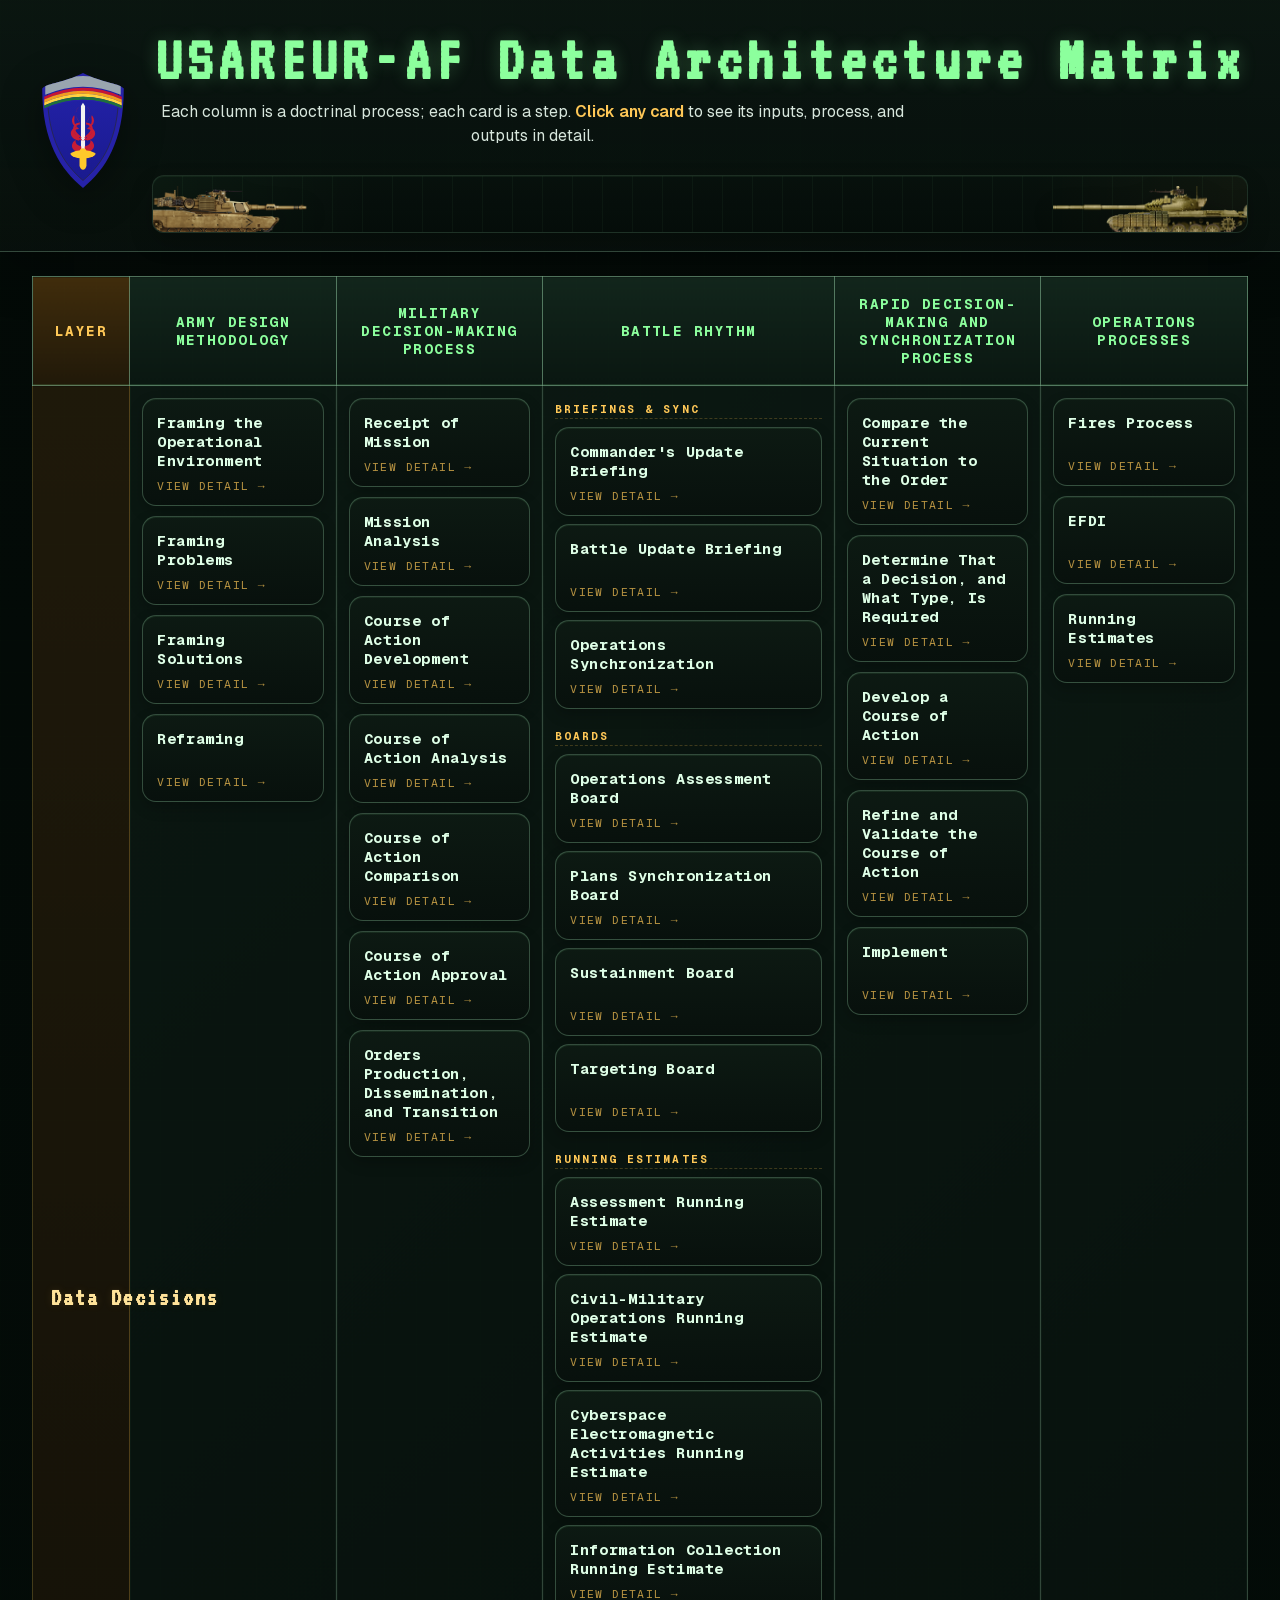
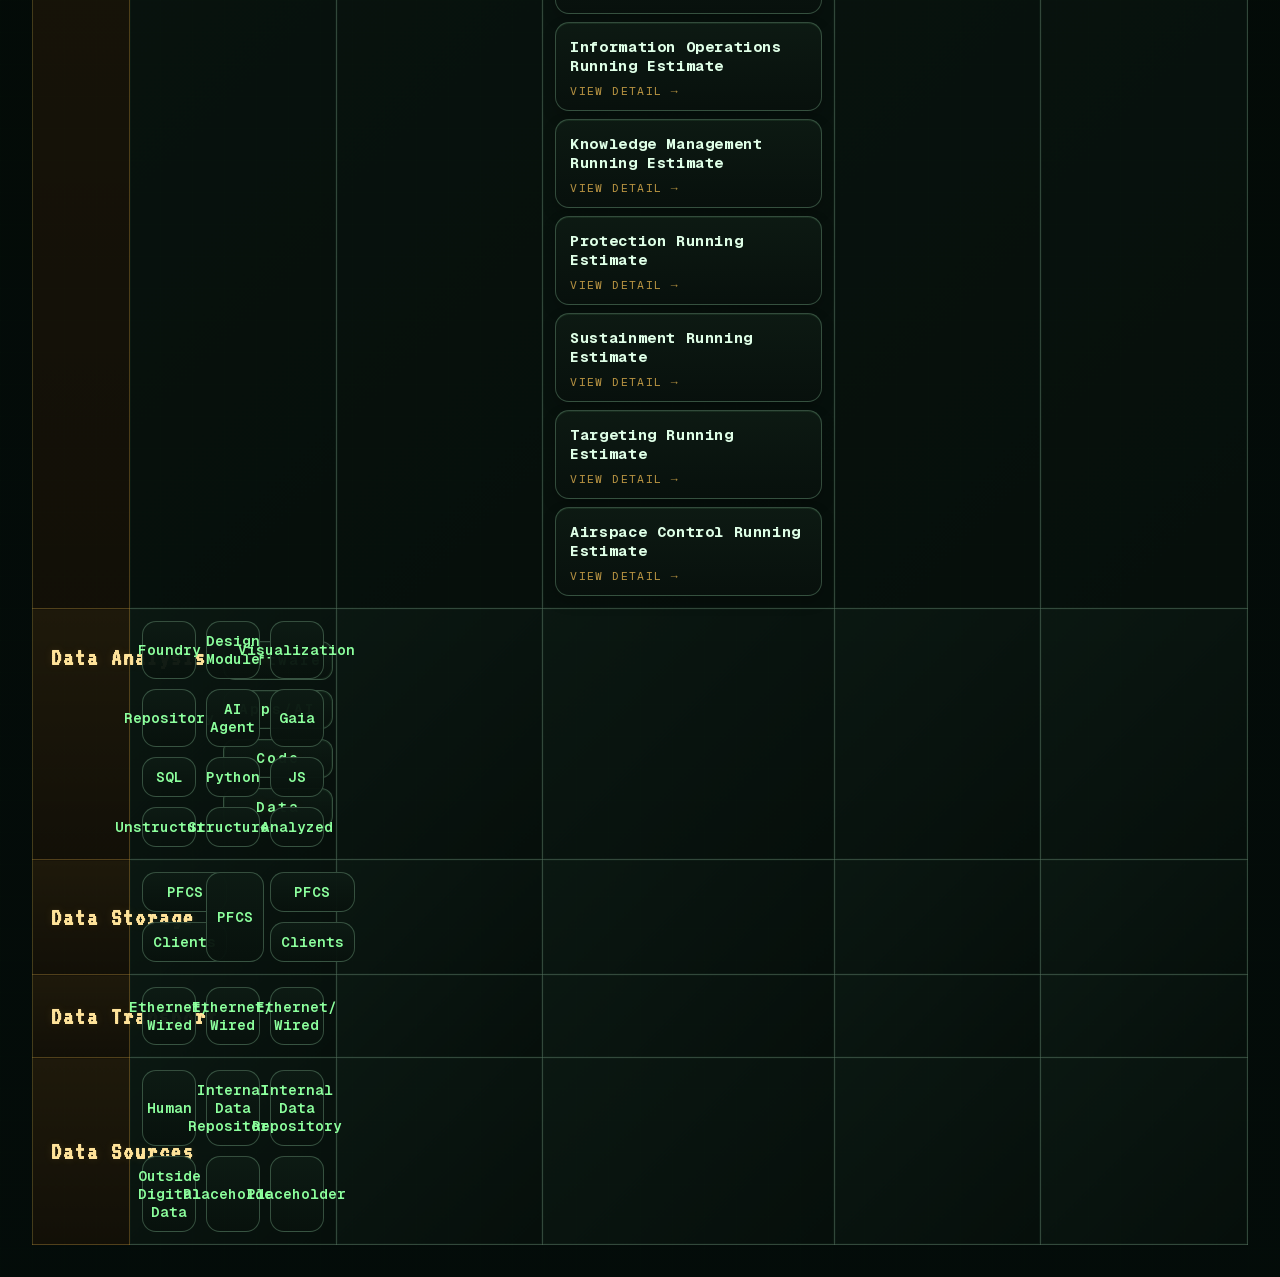
<file: index.html>
<!DOCTYPE html>
<html lang="en">
<head>
  <meta charset="UTF-8">
  <meta name="viewport" content="width=device-width, initial-scale=1.0">
  <title>Data Architecture Matrix</title>
  <link rel="stylesheet" href="assets/css/base.css">
  <link rel="stylesheet" href="assets/css/index.css">
</head>
<body>
  <a class="skip-link" href="#main-content">Skip to content</a>
  <main class="board" id="main-content">
    <section class="heading">
      <div class="heading-inner">
        <img
          class="heading-patch"
          src="assets/usareur-af-patch.svg"
          alt="USAREUR-AF patch"
        >
        <div class="heading-copy">
          <h1>USAREUR-AF Data Architecture Matrix</h1>
          <p class="heading-lede">Each column is a doctrinal process; each card is a step. <strong>Click any card</strong> to see its inputs, process, and outputs in detail.</p>
          <div class="title-animation" role="img" aria-label="Animated tanks approaching from both sides and meeting in the center">
            <div class="title-animation-track" aria-hidden="true">
              <img class="tank-banner-image tank-banner-image--abrams" src="assets/te-m1a2-abrams.png" alt="">
              <img class="tank-banner-image tank-banner-image--t72" src="assets/te-t72b.png" alt="">
              <div class="tank-shot tank-shot--abrams"></div>
              <div class="tank-shot tank-shot--t72"></div>
            </div>
          </div>
        </div>
      </div>
    </section>

    <div class="matrix-wrap">
      <noscript>
        <p style="color: var(--accent); font-family: var(--font-mono); padding: 14px; border: 1px solid var(--grid-strong); border-radius: 12px; margin-bottom: 16px;">
          This matrix renders its doctrinal subtiles via JavaScript. Enable JS to view the full matrix content.
        </p>
      </noscript>
      <table aria-label="Data architecture matrix">
        <colgroup>
          <col class="col-layer">
          <col class="col-doctrine col-doctrine--adm">
          <col class="col-doctrine col-doctrine--mdmp">
          <col class="col-doctrine col-doctrine--br">
          <col class="col-doctrine col-doctrine--rdsp">
          <col class="col-doctrine col-doctrine--ops">
        </colgroup>
        <thead>
          <tr>
            <th scope="col">Layer</th>
            <th scope="col">Army Design Methodology</th>
            <th scope="col">Military Decision-Making Process</th>
            <th scope="col">Battle Rhythm</th>
            <th scope="col">Rapid Decision-Making and Synchronization Process</th>
            <th scope="col">Operations Processes</th>
          </tr>
        </thead>
        <tbody>
          <tr>
            <th scope="row">Data Decisions</th>
            <td>
              <div class="adm-subtiles">
              </div>
            </td>
            <td>
              <div class="mdmp-subtiles">
              </div>
            </td>
            <td>
              <div class="br-subtiles">
              </div>
            </td>
            <td>
              <div class="rdsp-subtiles">
              </div>
            </td>
            <td>
              <div class="operations-process-subtiles">
              </div>
            </td>
          </tr>
          <tr>
            <th scope="row">
              <div class="layer-with-subcategories">
                <span class="layer-title">Data Analysis</span>
                <div class="analysis-subcategories" role="group" aria-label="Data Analysis subcategories">
                  <div class="analysis-subcategory">Software</div>
                  <div class="analysis-subcategory">Apps/AI</div>
                  <div class="analysis-subcategory">Code</div>
                  <div class="analysis-subcategory">Data</div>
                </div>
              </div>
            </th>
            <td>
              <div class="analysis-adm-grid" role="group" aria-label="Data Analysis ADM placeholder grid">
                <div class="analysis-adm-item">Foundry</div>
                <div class="analysis-adm-item">Design Module</div>
                <div class="analysis-adm-item">Visualization</div>
                <div class="analysis-adm-item">Repository</div>
                <div class="analysis-adm-item">AI Agent</div>
                <div class="analysis-adm-item">Gaia</div>
                <div class="analysis-adm-item">SQL</div>
                <div class="analysis-adm-item">Python</div>
                <div class="analysis-adm-item">JS</div>
                <div class="analysis-adm-item">Unstructured</div>
                <div class="analysis-adm-item">Structured</div>
                <div class="analysis-adm-item">Analyzed</div>
              </div>
            </td>
            <td></td>
            <td></td>
            <td></td>
            <td></td>
          </tr>
          <tr>
            <th scope="row">Data Storage</th>
            <td>
              <div class="storage-adm-layout" role="group" aria-label="Data Storage ADM layout">
                <div class="storage-adm-column storage-adm-column--split">
                  <div class="storage-adm-box">PFCS</div>
                  <div class="storage-adm-box">Clients</div>
                </div>
                <div class="storage-adm-column">
                  <div class="storage-adm-box">PFCS</div>
                </div>
                <div class="storage-adm-column storage-adm-column--split">
                  <div class="storage-adm-box">PFCS</div>
                  <div class="storage-adm-box">Clients</div>
                </div>
              </div>
            </td>
            <td></td>
            <td></td>
            <td></td>
            <td></td>
          </tr>
          <tr>
            <th scope="row">Data Transport</th>
            <td>
              <div class="transport-adm-layout" role="group" aria-label="Data Transport ADM layout">
                <div class="transport-adm-box">Ethernet/<br>Wired</div>
                <div class="transport-adm-box">Ethernet/<br>Wired</div>
                <div class="transport-adm-box">Ethernet/<br>Wired</div>
              </div>
            </td>
            <td></td>
            <td></td>
            <td></td>
            <td></td>
          </tr>
          <tr>
            <th scope="row">Data Sources</th>
            <td>
              <div class="sources-adm-layout" role="group" aria-label="Data Sources ADM layout">
                <div class="sources-adm-box">Human</div>
                <div class="sources-adm-box">Internal Data Repository</div>
                <div class="sources-adm-box">Internal Data Repository</div>
                <div class="sources-adm-box">Outside Digital Data</div>
                <div class="sources-adm-box">Placeholder</div>
                <div class="sources-adm-box">Placeholder</div>
              </div>
            </td>
            <td></td>
            <td></td>
            <td></td>
            <td></td>
          </tr>
        </tbody>
      </table>
    </div>
  </main>
  <div class="modal-overlay" id="br-detail-modal" aria-hidden="true">
    <div class="modal-card" role="dialog" aria-modal="true" aria-labelledby="br-detail-modal-title">
      <div class="modal-card-header">
        <h2 id="br-detail-modal-title">BR Detail</h2>
        <button class="modal-close" type="button" aria-label="Close popout"><span aria-hidden="true">&times;</span></button>
      </div>
      <p class="modal-subtitle" id="br-detail-modal-subtitle">Inputs and outputs are drawn from FM 6.0, Chapter 4. I kept the same five-layer matrix and aligned the doctrinal content in the Data Decisions column.</p>
      <div class="modal-layer-headings" aria-hidden="true">
        <div class="modal-layer-spacer"></div>
        <div class="modal-layer-heading">Data Sources</div>
        <div class="modal-layer-heading">Data Transport</div>
        <div class="modal-layer-heading">Data Storage</div>
        <div class="modal-layer-heading">Data Analysis</div>
        <div class="modal-layer-heading">Data Decisions</div>
      </div>
      <div class="modal-scroll-body">
        <div class="modal-grid" id="br-detail-modal-grid"></div>
        <p class="modal-source" id="br-detail-modal-source"></p>
      </div>
    </div>
  </div>
  <script src="assets/js/modal-utils.js"></script>
  <script src="assets/data/adm.js"></script>
  <script src="assets/data/mdmp.js"></script>
  <script src="assets/data/br.js"></script>
  <script src="assets/data/rdsp.js"></script>
  <script src="assets/data/operations-process.js"></script>
  <script src="assets/data/hptl.js"></script>
  <script src="assets/js/matrix-renderer.js"></script>
  <script src="assets/js/modals/br.js"></script>
  <div class="modal-overlay" id="mdmp-detail-modal" aria-hidden="true">
    <div class="modal-card" role="dialog" aria-modal="true" aria-labelledby="mdmp-detail-modal-title">
      <div class="modal-card-header">
        <h2 id="mdmp-detail-modal-title">MDMP Detail</h2>
        <button class="modal-close" type="button" aria-label="Close popout"><span aria-hidden="true">&times;</span></button>
      </div>
      <p class="modal-subtitle" id="mdmp-detail-modal-subtitle">Inputs, process, and outputs are aligned to the FM 5.0 MDMP step graphics and expressed in the same five-layer matrix, with doctrinal content aligned in the Data Decisions column.</p>
      <div class="modal-layer-headings" aria-hidden="true">
        <div class="modal-layer-spacer"></div>
        <div class="modal-layer-heading">Data Sources</div>
        <div class="modal-layer-heading">Data Transport</div>
        <div class="modal-layer-heading">Data Storage</div>
        <div class="modal-layer-heading">Data Analysis</div>
        <div class="modal-layer-heading">Data Decisions</div>
      </div>
      <div class="modal-scroll-body">
        <div class="modal-grid" id="mdmp-detail-modal-grid"></div>
        <p class="modal-source" id="mdmp-detail-modal-source"></p>
      </div>
    </div>
  </div>
  <script src="assets/js/modals/mdmp.js"></script>
  <div class="modal-overlay" id="adm-detail-modal" aria-hidden="true">
    <div class="modal-card" role="dialog" aria-modal="true" aria-labelledby="adm-detail-modal-title">
      <div class="modal-card-header">
        <h2 id="adm-detail-modal-title">ADM Detail</h2>
        <button class="modal-close" type="button" aria-label="Close popout"><span aria-hidden="true">&times;</span></button>
      </div>
      <p class="modal-subtitle" id="adm-detail-modal-subtitle">ADM content is organized from FM 5.0 and Army design doctrine, then expressed in the same five-layer matrix with the conceptual content aligned in the Data Decisions column.</p>
      <div class="modal-layer-headings" aria-hidden="true">
        <div class="modal-layer-spacer"></div>
        <div class="modal-layer-heading">Data Sources</div>
        <div class="modal-layer-heading">Data Transport</div>
        <div class="modal-layer-heading">Data Storage</div>
        <div class="modal-layer-heading">Data Analysis</div>
        <div class="modal-layer-heading">Data Decisions</div>
      </div>
      <div class="modal-scroll-body">
        <div class="modal-grid" id="adm-detail-modal-grid"></div>
        <p class="modal-source" id="adm-detail-modal-source"></p>
      </div>
    </div>
  </div>
  <script src="assets/js/modals/adm.js"></script>
  <div class="modal-overlay" id="rdsp-detail-modal" aria-hidden="true">
    <div class="modal-card" role="dialog" aria-modal="true" aria-labelledby="rdsp-detail-modal-title">
      <div class="modal-card-header">
        <h2 id="rdsp-detail-modal-title">RDSP Detail</h2>
        <button class="modal-close" type="button" aria-label="Close popout"><span aria-hidden="true">&times;</span></button>
      </div>
      <p class="modal-subtitle" id="rdsp-detail-modal-subtitle">RDSP content is organized from FM 5.0's doctrinal step structure and rendered in the same five-layer matrix, with the decision content aligned in the Data Decisions column.</p>
      <div class="modal-layer-headings" aria-hidden="true">
        <div class="modal-layer-spacer"></div>
        <div class="modal-layer-heading">Data Sources</div>
        <div class="modal-layer-heading">Data Transport</div>
        <div class="modal-layer-heading">Data Storage</div>
        <div class="modal-layer-heading">Data Analysis</div>
        <div class="modal-layer-heading">Data Decisions</div>
      </div>
      <div class="modal-scroll-body">
        <div class="modal-grid" id="rdsp-detail-modal-grid"></div>
        <p class="modal-source" id="rdsp-detail-modal-source"></p>
      </div>
    </div>
  </div>
  <script src="assets/js/modals/rdsp.js"></script>
  <div class="modal-overlay" id="operations-process-detail-modal" aria-hidden="true">
    <div class="modal-card" role="dialog" aria-modal="true" aria-labelledby="operations-process-detail-modal-title">
      <div class="modal-card-header">
        <h2 id="operations-process-detail-modal-title">Operations Process Detail</h2>
        <button class="modal-close" type="button" aria-label="Close popout"><span aria-hidden="true">&times;</span></button>
      </div>
      <p class="modal-subtitle" id="operations-process-detail-modal-subtitle">Operations-process content is structured from FM 3-60 and shown in the same five-layer matrix, with the doctrinal content aligned in the Data Decisions column.</p>
      <div class="modal-layer-headings" aria-hidden="true">
        <div class="modal-layer-spacer"></div>
        <div class="modal-layer-heading">Data Sources</div>
        <div class="modal-layer-heading">Data Transport</div>
        <div class="modal-layer-heading">Data Storage</div>
        <div class="modal-layer-heading">Data Analysis</div>
        <div class="modal-layer-heading">Data Decisions</div>
      </div>
      <div class="modal-scroll-body">
        <div class="modal-grid" id="operations-process-detail-modal-grid"></div>
        <p class="modal-source" id="operations-process-detail-modal-source"></p>
      </div>
    </div>
  </div>
  <script src="assets/js/modals/operations-process.js"></script>
  <div class="modal-overlay" id="hptl-detail-modal" aria-hidden="true">
    <div class="modal-card" role="dialog" aria-modal="true" aria-labelledby="hptl-detail-modal-title">
      <div class="modal-card-header">
        <h2 id="hptl-detail-modal-title">High-Payoff Target List</h2>
        <button class="modal-close" type="button" aria-label="Close popout"><span aria-hidden="true">&times;</span></button>
      </div>
      <p class="modal-subtitle" id="hptl-detail-modal-subtitle"></p>
      <div class="hptl-layer-headings" aria-hidden="true">
        <div class="modal-layer-spacer"></div>
        <div class="modal-layer-spacer"></div>
        <div class="modal-layer-heading">Data Sources</div>
        <div class="modal-layer-heading">Data Transport</div>
        <div class="modal-layer-heading">Data Storage</div>
        <div class="modal-layer-heading">Data Analysis</div>
        <div class="modal-layer-heading">Data Decisions</div>
      </div>
      <div class="modal-scroll-body">
        <div class="hptl-layout" id="hptl-detail-modal-content"></div>
        <p class="modal-source" id="hptl-detail-modal-source"></p>
      </div>
    </div>
  </div>
  <div class="modal-overlay" id="nested-row-detail-modal" aria-hidden="true">
    <div class="modal-card" role="dialog" aria-modal="true" aria-labelledby="nested-row-detail-modal-title">
      <div class="modal-card-header">
        <h2 id="nested-row-detail-modal-title">Nested Detail</h2>
        <button class="modal-close" type="button" aria-label="Close popout"><span aria-hidden="true">&times;</span></button>
      </div>
      <p class="modal-subtitle" id="nested-row-detail-modal-subtitle">Placeholder nested detail for doctrine items inside the first-level popouts.</p>
      <div class="modal-layer-headings" aria-hidden="true">
        <div class="modal-layer-spacer"></div>
        <div class="modal-layer-heading">Data Sources</div>
        <div class="modal-layer-heading">Data Transport</div>
        <div class="modal-layer-heading">Data Storage</div>
        <div class="modal-layer-heading">Data Analysis</div>
        <div class="modal-layer-heading">Data Decisions</div>
      </div>
      <div class="modal-scroll-body">
        <div class="modal-grid" id="nested-row-detail-modal-grid"></div>
        <p class="modal-source" id="nested-row-detail-modal-source"></p>
      </div>
    </div>
  </div>
  <script src="assets/js/modals/hptl.js"></script>
  <script src="assets/js/modals/nested-row.js"></script>
</body>
</html>
</file>
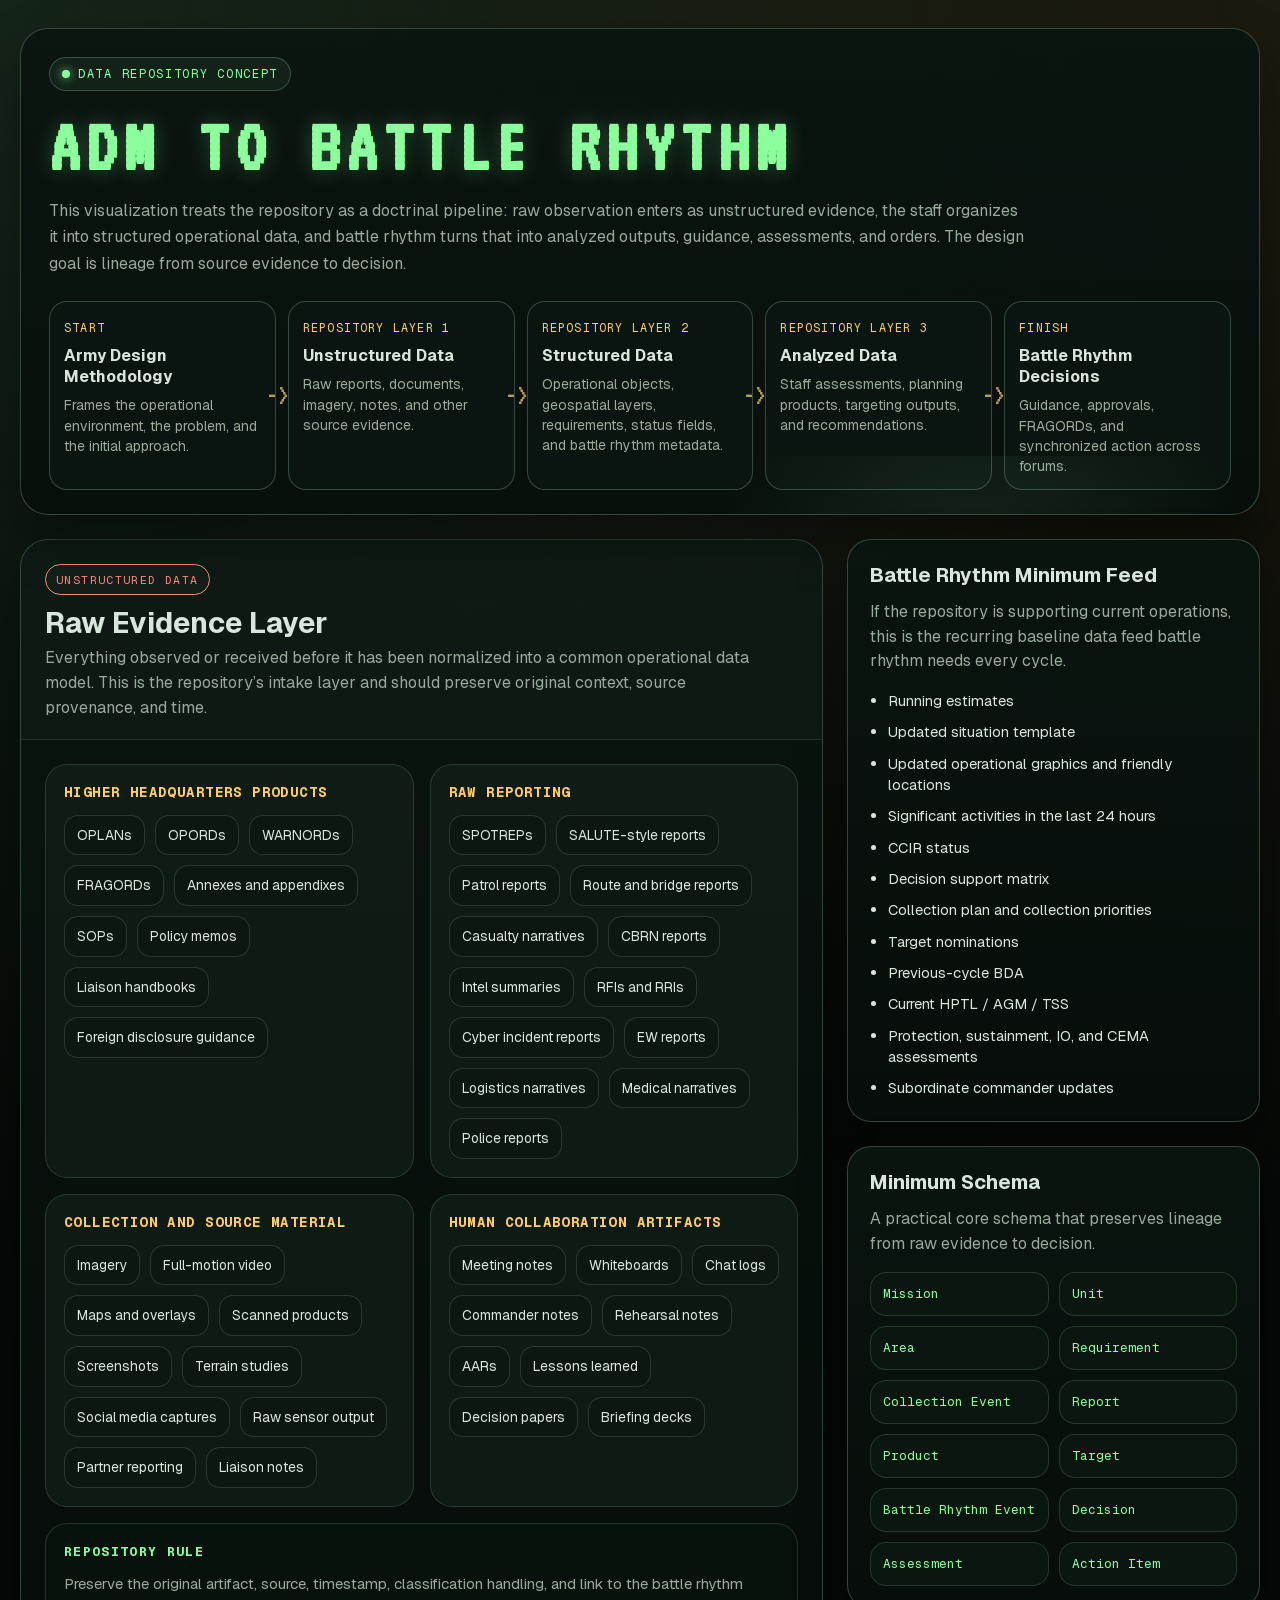
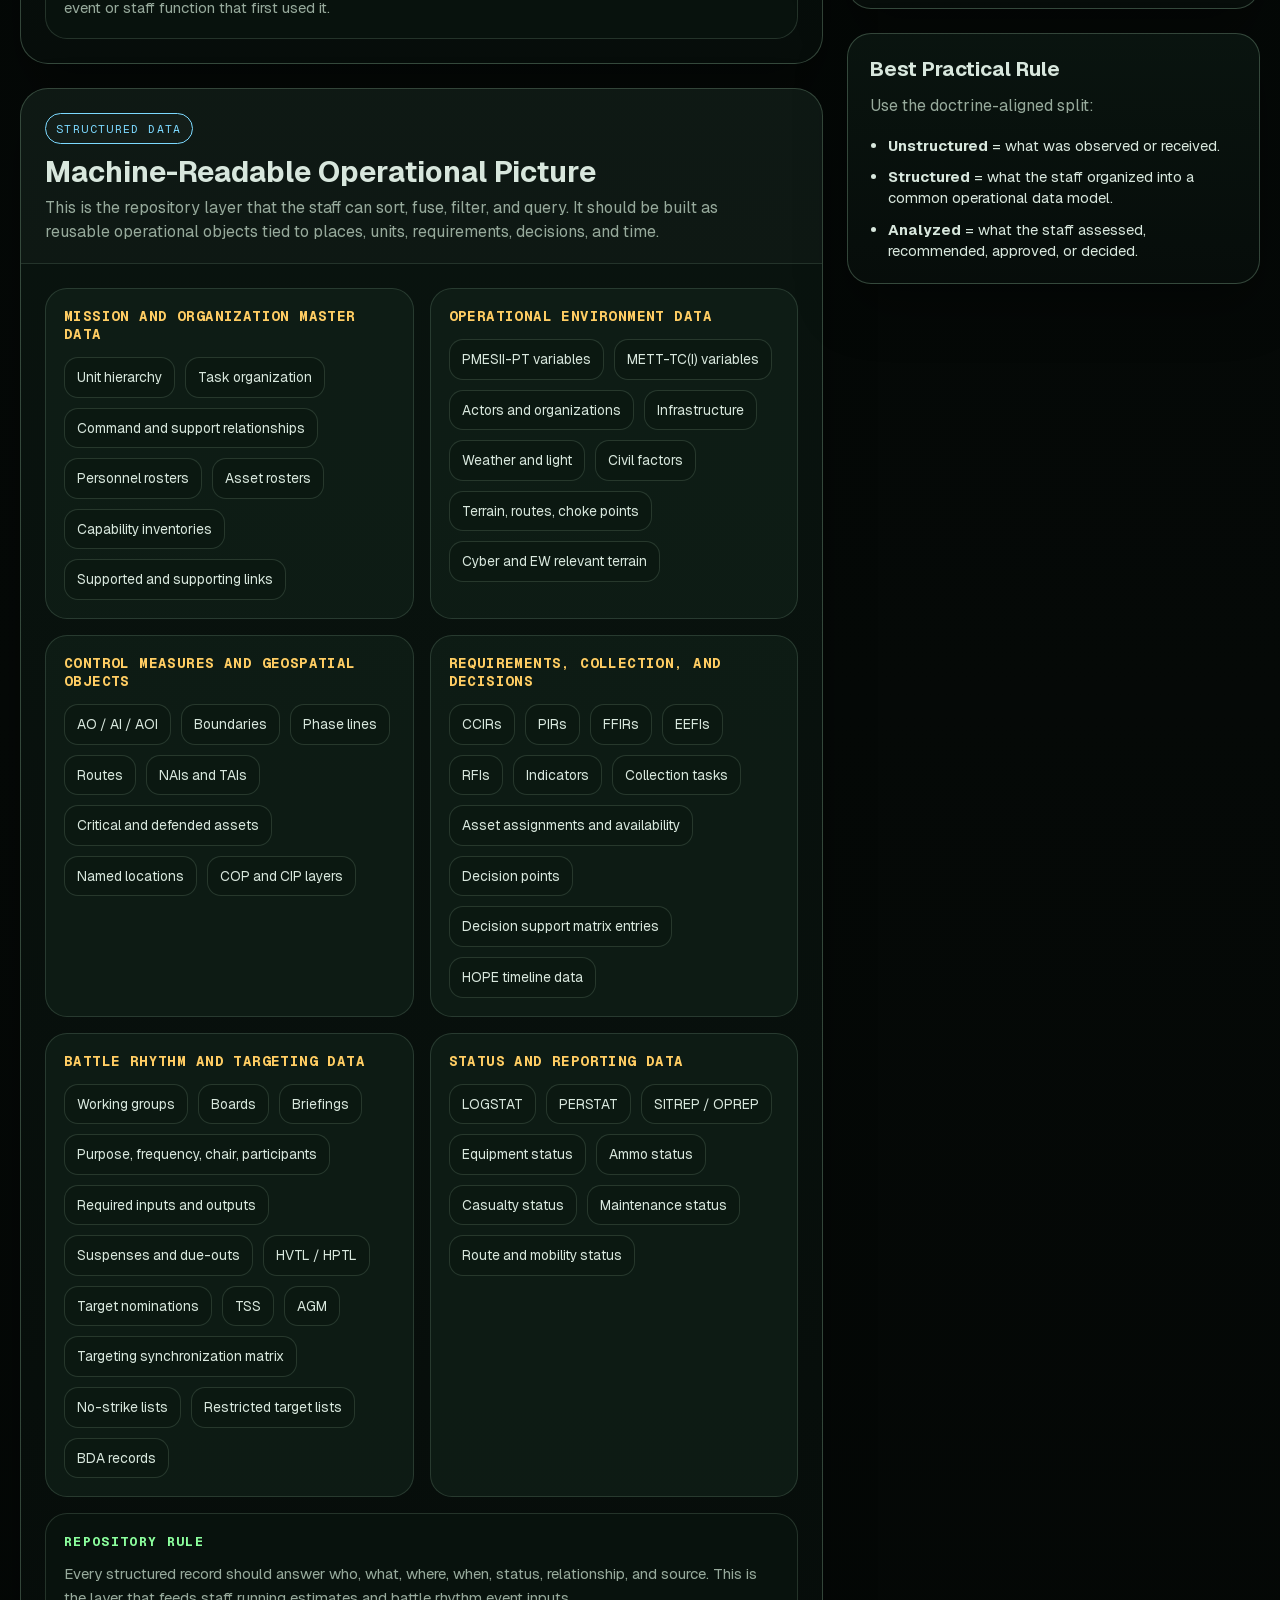
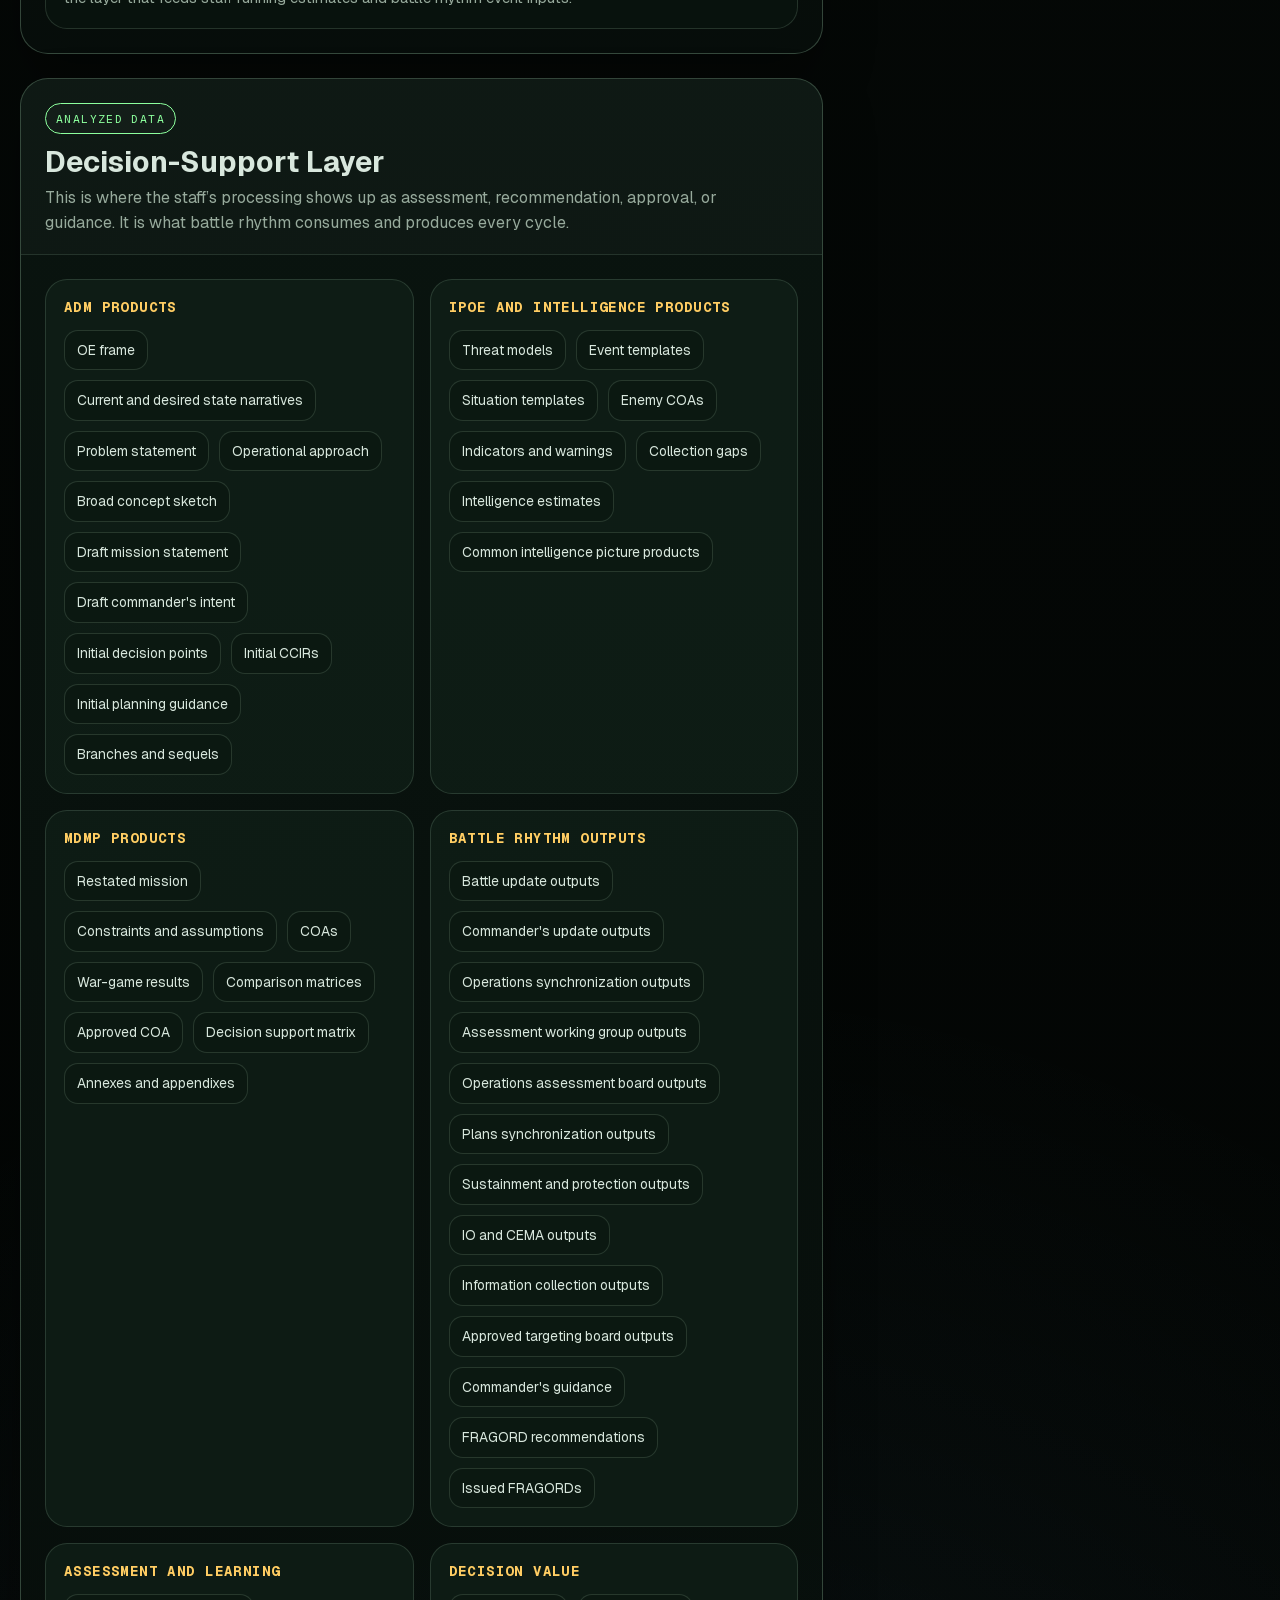
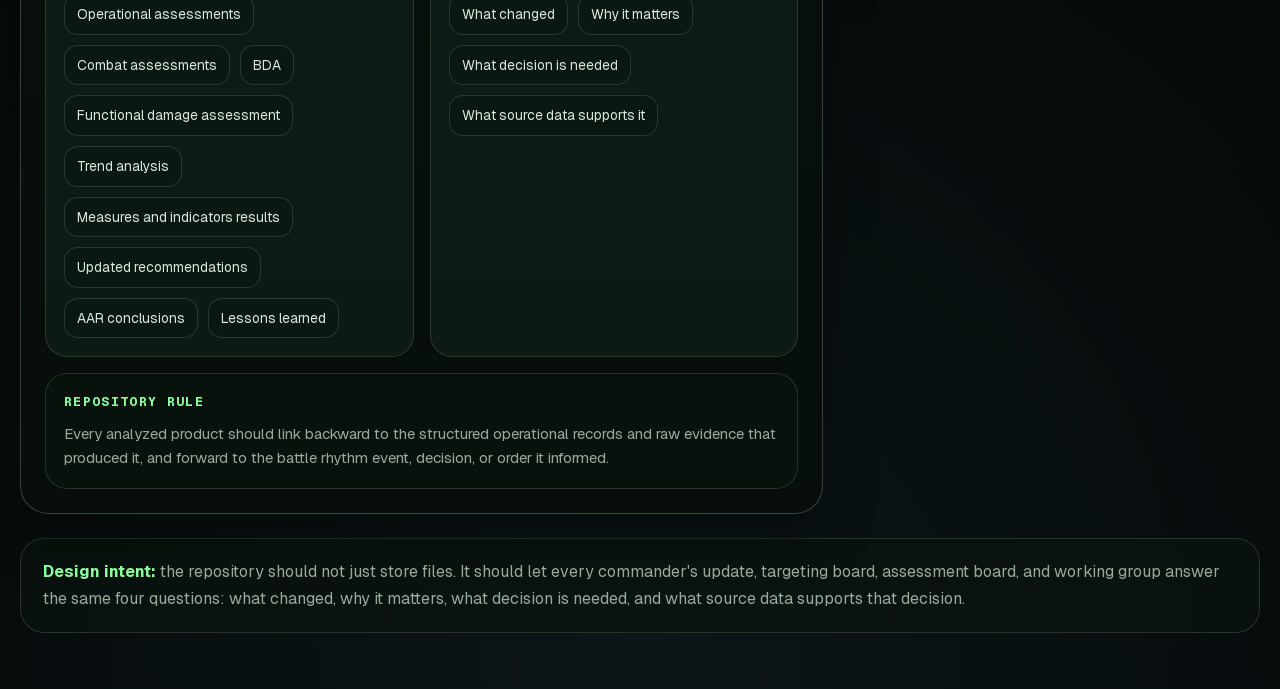
<file: datarepo.html>
<!DOCTYPE html>
<html lang="en">
<head>
  <meta charset="UTF-8">
  <meta name="viewport" content="width=device-width, initial-scale=1.0">
  <title>Data Repository Concept</title>
  <link rel="stylesheet" href="assets/css/base.css">
  <link rel="stylesheet" href="assets/css/datarepo.css">
</head>
<body>
  <a class="skip-link" href="#main-content">Skip to content</a>
  <main class="page" id="main-content">
    <section class="hero">
      <div class="hero-top">
        <div class="kicker">
          <span class="signal-dot"></span>
          Data Repository Concept
        </div>
      </div>

      <h1 class="hero-title">ADM TO BATTLE RHYTHM</h1>
      <p class="hero-copy">
        This visualization treats the repository as a doctrinal pipeline: raw observation enters as unstructured evidence, the staff organizes it into structured operational data, and battle rhythm turns that into analyzed outputs, guidance, assessments, and orders. The design goal is lineage from source evidence to decision.
      </p>

      <div class="flow-strip" aria-label="Doctrine data flow">
        <article class="flow-node">
          <span class="flow-label">Start</span>
          <h2>Army Design Methodology</h2>
          <p>Frames the operational environment, the problem, and the initial approach.</p>
        </article>
        <article class="flow-node">
          <span class="flow-label">Repository Layer 1</span>
          <h2>Unstructured Data</h2>
          <p>Raw reports, documents, imagery, notes, and other source evidence.</p>
        </article>
        <article class="flow-node">
          <span class="flow-label">Repository Layer 2</span>
          <h2>Structured Data</h2>
          <p>Operational objects, geospatial layers, requirements, status fields, and battle rhythm metadata.</p>
        </article>
        <article class="flow-node">
          <span class="flow-label">Repository Layer 3</span>
          <h2>Analyzed Data</h2>
          <p>Staff assessments, planning products, targeting outputs, and recommendations.</p>
        </article>
        <article class="flow-node">
          <span class="flow-label">Finish</span>
          <h2>Battle Rhythm Decisions</h2>
          <p>Guidance, approvals, FRAGORDs, and synchronized action across forums.</p>
        </article>
      </div>
    </section>

    <div class="content-grid">
      <div class="stack">
        <section class="section-card">
          <div class="section-header">
            <div>
              <span class="section-tag tag-unstructured">Unstructured Data</span>
              <h2>Raw Evidence Layer</h2>
              <p>
                Everything observed or received before it has been normalized into a common operational data model. This is the repository’s intake layer and should preserve original context, source provenance, and time.
              </p>
            </div>
          </div>
          <div class="section-body">
            <div class="cluster-grid">
              <article class="cluster">
                <h3>Higher Headquarters Products</h3>
                <div class="pill-list">
                  <span class="pill">OPLANs</span>
                  <span class="pill">OPORDs</span>
                  <span class="pill">WARNORDs</span>
                  <span class="pill">FRAGORDs</span>
                  <span class="pill">Annexes and appendixes</span>
                  <span class="pill">SOPs</span>
                  <span class="pill">Policy memos</span>
                  <span class="pill">Liaison handbooks</span>
                  <span class="pill">Foreign disclosure guidance</span>
                </div>
              </article>

              <article class="cluster">
                <h3>Raw Reporting</h3>
                <div class="pill-list">
                  <span class="pill">SPOTREPs</span>
                  <span class="pill">SALUTE-style reports</span>
                  <span class="pill">Patrol reports</span>
                  <span class="pill">Route and bridge reports</span>
                  <span class="pill">Casualty narratives</span>
                  <span class="pill">CBRN reports</span>
                  <span class="pill">Intel summaries</span>
                  <span class="pill">RFIs and RRIs</span>
                  <span class="pill">Cyber incident reports</span>
                  <span class="pill">EW reports</span>
                  <span class="pill">Logistics narratives</span>
                  <span class="pill">Medical narratives</span>
                  <span class="pill">Police reports</span>
                </div>
              </article>

              <article class="cluster">
                <h3>Collection and Source Material</h3>
                <div class="pill-list">
                  <span class="pill">Imagery</span>
                  <span class="pill">Full-motion video</span>
                  <span class="pill">Maps and overlays</span>
                  <span class="pill">Scanned products</span>
                  <span class="pill">Screenshots</span>
                  <span class="pill">Terrain studies</span>
                  <span class="pill">Social media captures</span>
                  <span class="pill">Raw sensor output</span>
                  <span class="pill">Partner reporting</span>
                  <span class="pill">Liaison notes</span>
                </div>
              </article>

              <article class="cluster">
                <h3>Human Collaboration Artifacts</h3>
                <div class="pill-list">
                  <span class="pill">Meeting notes</span>
                  <span class="pill">Whiteboards</span>
                  <span class="pill">Chat logs</span>
                  <span class="pill">Commander notes</span>
                  <span class="pill">Rehearsal notes</span>
                  <span class="pill">AARs</span>
                  <span class="pill">Lessons learned</span>
                  <span class="pill">Decision papers</span>
                  <span class="pill">Briefing decks</span>
                </div>
              </article>
            </div>

            <div class="path-panel">
              <h3>Repository Rule</h3>
              <p class="path-rule">
                Preserve the original artifact, source, timestamp, classification handling, and link to the battle rhythm event or staff function that first used it.
              </p>
            </div>
          </div>
        </section>

        <section class="section-card">
          <div class="section-header">
            <div>
              <span class="section-tag tag-structured">Structured Data</span>
              <h2>Machine-Readable Operational Picture</h2>
              <p>
                This is the repository layer that the staff can sort, fuse, filter, and query. It should be built as reusable operational objects tied to places, units, requirements, decisions, and time.
              </p>
            </div>
          </div>
          <div class="section-body">
            <div class="cluster-grid">
              <article class="cluster">
                <h3>Mission and Organization Master Data</h3>
                <div class="pill-list">
                  <span class="pill">Unit hierarchy</span>
                  <span class="pill">Task organization</span>
                  <span class="pill">Command and support relationships</span>
                  <span class="pill">Personnel rosters</span>
                  <span class="pill">Asset rosters</span>
                  <span class="pill">Capability inventories</span>
                  <span class="pill">Supported and supporting links</span>
                </div>
              </article>

              <article class="cluster">
                <h3>Operational Environment Data</h3>
                <div class="pill-list">
                  <span class="pill">PMESII-PT variables</span>
                  <span class="pill">METT-TC(I) variables</span>
                  <span class="pill">Actors and organizations</span>
                  <span class="pill">Infrastructure</span>
                  <span class="pill">Weather and light</span>
                  <span class="pill">Civil factors</span>
                  <span class="pill">Terrain, routes, choke points</span>
                  <span class="pill">Cyber and EW relevant terrain</span>
                </div>
              </article>

              <article class="cluster">
                <h3>Control Measures and Geospatial Objects</h3>
                <div class="pill-list">
                  <span class="pill">AO / AI / AOI</span>
                  <span class="pill">Boundaries</span>
                  <span class="pill">Phase lines</span>
                  <span class="pill">Routes</span>
                  <span class="pill">NAIs and TAIs</span>
                  <span class="pill">Critical and defended assets</span>
                  <span class="pill">Named locations</span>
                  <span class="pill">COP and CIP layers</span>
                </div>
              </article>

              <article class="cluster">
                <h3>Requirements, Collection, and Decisions</h3>
                <div class="pill-list">
                  <span class="pill">CCIRs</span>
                  <span class="pill">PIRs</span>
                  <span class="pill">FFIRs</span>
                  <span class="pill">EEFIs</span>
                  <span class="pill">RFIs</span>
                  <span class="pill">Indicators</span>
                  <span class="pill">Collection tasks</span>
                  <span class="pill">Asset assignments and availability</span>
                  <span class="pill">Decision points</span>
                  <span class="pill">Decision support matrix entries</span>
                  <span class="pill">HOPE timeline data</span>
                </div>
              </article>

              <article class="cluster">
                <h3>Battle Rhythm and Targeting Data</h3>
                <div class="pill-list">
                  <span class="pill">Working groups</span>
                  <span class="pill">Boards</span>
                  <span class="pill">Briefings</span>
                  <span class="pill">Purpose, frequency, chair, participants</span>
                  <span class="pill">Required inputs and outputs</span>
                  <span class="pill">Suspenses and due-outs</span>
                  <span class="pill">HVTL / HPTL</span>
                  <span class="pill">Target nominations</span>
                  <span class="pill">TSS</span>
                  <span class="pill">AGM</span>
                  <span class="pill">Targeting synchronization matrix</span>
                  <span class="pill">No-strike lists</span>
                  <span class="pill">Restricted target lists</span>
                  <span class="pill">BDA records</span>
                </div>
              </article>

              <article class="cluster">
                <h3>Status and Reporting Data</h3>
                <div class="pill-list">
                  <span class="pill">LOGSTAT</span>
                  <span class="pill">PERSTAT</span>
                  <span class="pill">SITREP / OPREP</span>
                  <span class="pill">Equipment status</span>
                  <span class="pill">Ammo status</span>
                  <span class="pill">Casualty status</span>
                  <span class="pill">Maintenance status</span>
                  <span class="pill">Route and mobility status</span>
                </div>
              </article>
            </div>

            <div class="path-panel">
              <h3>Repository Rule</h3>
              <p class="path-rule">
                Every structured record should answer who, what, where, when, status, relationship, and source. This is the layer that feeds staff running estimates and battle rhythm event inputs.
              </p>
            </div>
          </div>
        </section>

        <section class="section-card">
          <div class="section-header">
            <div>
              <span class="section-tag tag-analyzed">Analyzed Data</span>
              <h2>Decision-Support Layer</h2>
              <p>
                This is where the staff’s processing shows up as assessment, recommendation, approval, or guidance. It is what battle rhythm consumes and produces every cycle.
              </p>
            </div>
          </div>
          <div class="section-body">
            <div class="cluster-grid">
              <article class="cluster">
                <h3>ADM Products</h3>
                <div class="pill-list">
                  <span class="pill">OE frame</span>
                  <span class="pill">Current and desired state narratives</span>
                  <span class="pill">Problem statement</span>
                  <span class="pill">Operational approach</span>
                  <span class="pill">Broad concept sketch</span>
                  <span class="pill">Draft mission statement</span>
                  <span class="pill">Draft commander&apos;s intent</span>
                  <span class="pill">Initial decision points</span>
                  <span class="pill">Initial CCIRs</span>
                  <span class="pill">Initial planning guidance</span>
                  <span class="pill">Branches and sequels</span>
                </div>
              </article>

              <article class="cluster">
                <h3>IPOE and Intelligence Products</h3>
                <div class="pill-list">
                  <span class="pill">Threat models</span>
                  <span class="pill">Event templates</span>
                  <span class="pill">Situation templates</span>
                  <span class="pill">Enemy COAs</span>
                  <span class="pill">Indicators and warnings</span>
                  <span class="pill">Collection gaps</span>
                  <span class="pill">Intelligence estimates</span>
                  <span class="pill">Common intelligence picture products</span>
                </div>
              </article>

              <article class="cluster">
                <h3>MDMP Products</h3>
                <div class="pill-list">
                  <span class="pill">Restated mission</span>
                  <span class="pill">Constraints and assumptions</span>
                  <span class="pill">COAs</span>
                  <span class="pill">War-game results</span>
                  <span class="pill">Comparison matrices</span>
                  <span class="pill">Approved COA</span>
                  <span class="pill">Decision support matrix</span>
                  <span class="pill">Annexes and appendixes</span>
                </div>
              </article>

              <article class="cluster">
                <h3>Battle Rhythm Outputs</h3>
                <div class="pill-list">
                  <span class="pill">Battle update outputs</span>
                  <span class="pill">Commander&apos;s update outputs</span>
                  <span class="pill">Operations synchronization outputs</span>
                  <span class="pill">Assessment working group outputs</span>
                  <span class="pill">Operations assessment board outputs</span>
                  <span class="pill">Plans synchronization outputs</span>
                  <span class="pill">Sustainment and protection outputs</span>
                  <span class="pill">IO and CEMA outputs</span>
                  <span class="pill">Information collection outputs</span>
                  <span class="pill">Approved targeting board outputs</span>
                  <span class="pill">Commander&apos;s guidance</span>
                  <span class="pill">FRAGORD recommendations</span>
                  <span class="pill">Issued FRAGORDs</span>
                </div>
              </article>

              <article class="cluster">
                <h3>Assessment and Learning</h3>
                <div class="pill-list">
                  <span class="pill">Operational assessments</span>
                  <span class="pill">Combat assessments</span>
                  <span class="pill">BDA</span>
                  <span class="pill">Functional damage assessment</span>
                  <span class="pill">Trend analysis</span>
                  <span class="pill">Measures and indicators results</span>
                  <span class="pill">Updated recommendations</span>
                  <span class="pill">AAR conclusions</span>
                  <span class="pill">Lessons learned</span>
                </div>
              </article>

              <article class="cluster">
                <h3>Decision Value</h3>
                <div class="pill-list">
                  <span class="pill">What changed</span>
                  <span class="pill">Why it matters</span>
                  <span class="pill">What decision is needed</span>
                  <span class="pill">What source data supports it</span>
                </div>
              </article>
            </div>

            <div class="path-panel">
              <h3>Repository Rule</h3>
              <p class="path-rule">
                Every analyzed product should link backward to the structured operational records and raw evidence that produced it, and forward to the battle rhythm event, decision, or order it informed.
              </p>
            </div>
          </div>
        </section>
      </div>

      <aside class="sidebar">
        <section class="side-card">
          <h2>Battle Rhythm Minimum Feed</h2>
          <p>
            If the repository is supporting current operations, this is the recurring baseline data feed battle rhythm needs every cycle.
          </p>
          <ul class="checklist">
            <li>Running estimates</li>
            <li>Updated situation template</li>
            <li>Updated operational graphics and friendly locations</li>
            <li>Significant activities in the last 24 hours</li>
            <li>CCIR status</li>
            <li>Decision support matrix</li>
            <li>Collection plan and collection priorities</li>
            <li>Target nominations</li>
            <li>Previous-cycle BDA</li>
            <li>Current HPTL / AGM / TSS</li>
            <li>Protection, sustainment, IO, and CEMA assessments</li>
            <li>Subordinate commander updates</li>
          </ul>
        </section>

        <section class="side-card">
          <h2>Minimum Schema</h2>
          <p>
            A practical core schema that preserves lineage from raw evidence to decision.
          </p>
          <div class="schema-grid">
            <div class="schema-item">Mission</div>
            <div class="schema-item">Unit</div>
            <div class="schema-item">Area</div>
            <div class="schema-item">Requirement</div>
            <div class="schema-item">Collection Event</div>
            <div class="schema-item">Report</div>
            <div class="schema-item">Product</div>
            <div class="schema-item">Target</div>
            <div class="schema-item">Battle Rhythm Event</div>
            <div class="schema-item">Decision</div>
            <div class="schema-item">Assessment</div>
            <div class="schema-item">Action Item</div>
          </div>
        </section>

        <section class="side-card">
          <h2>Best Practical Rule</h2>
          <p>
            Use the doctrine-aligned split:
          </p>
          <ul class="checklist">
            <li><strong>Unstructured</strong> = what was observed or received.</li>
            <li><strong>Structured</strong> = what the staff organized into a common operational data model.</li>
            <li><strong>Analyzed</strong> = what the staff assessed, recommended, approved, or decided.</li>
          </ul>
        </section>
      </aside>
    </div>

    <section class="footer-note">
      <strong>Design intent:</strong>
      the repository should not just store files. It should let every commander&apos;s update, targeting board, assessment board, and working group answer the same four questions: what changed, why it matters, what decision is needed, and what source data supports that decision.
    </section>
  </main>
</body>
</html>
</file>
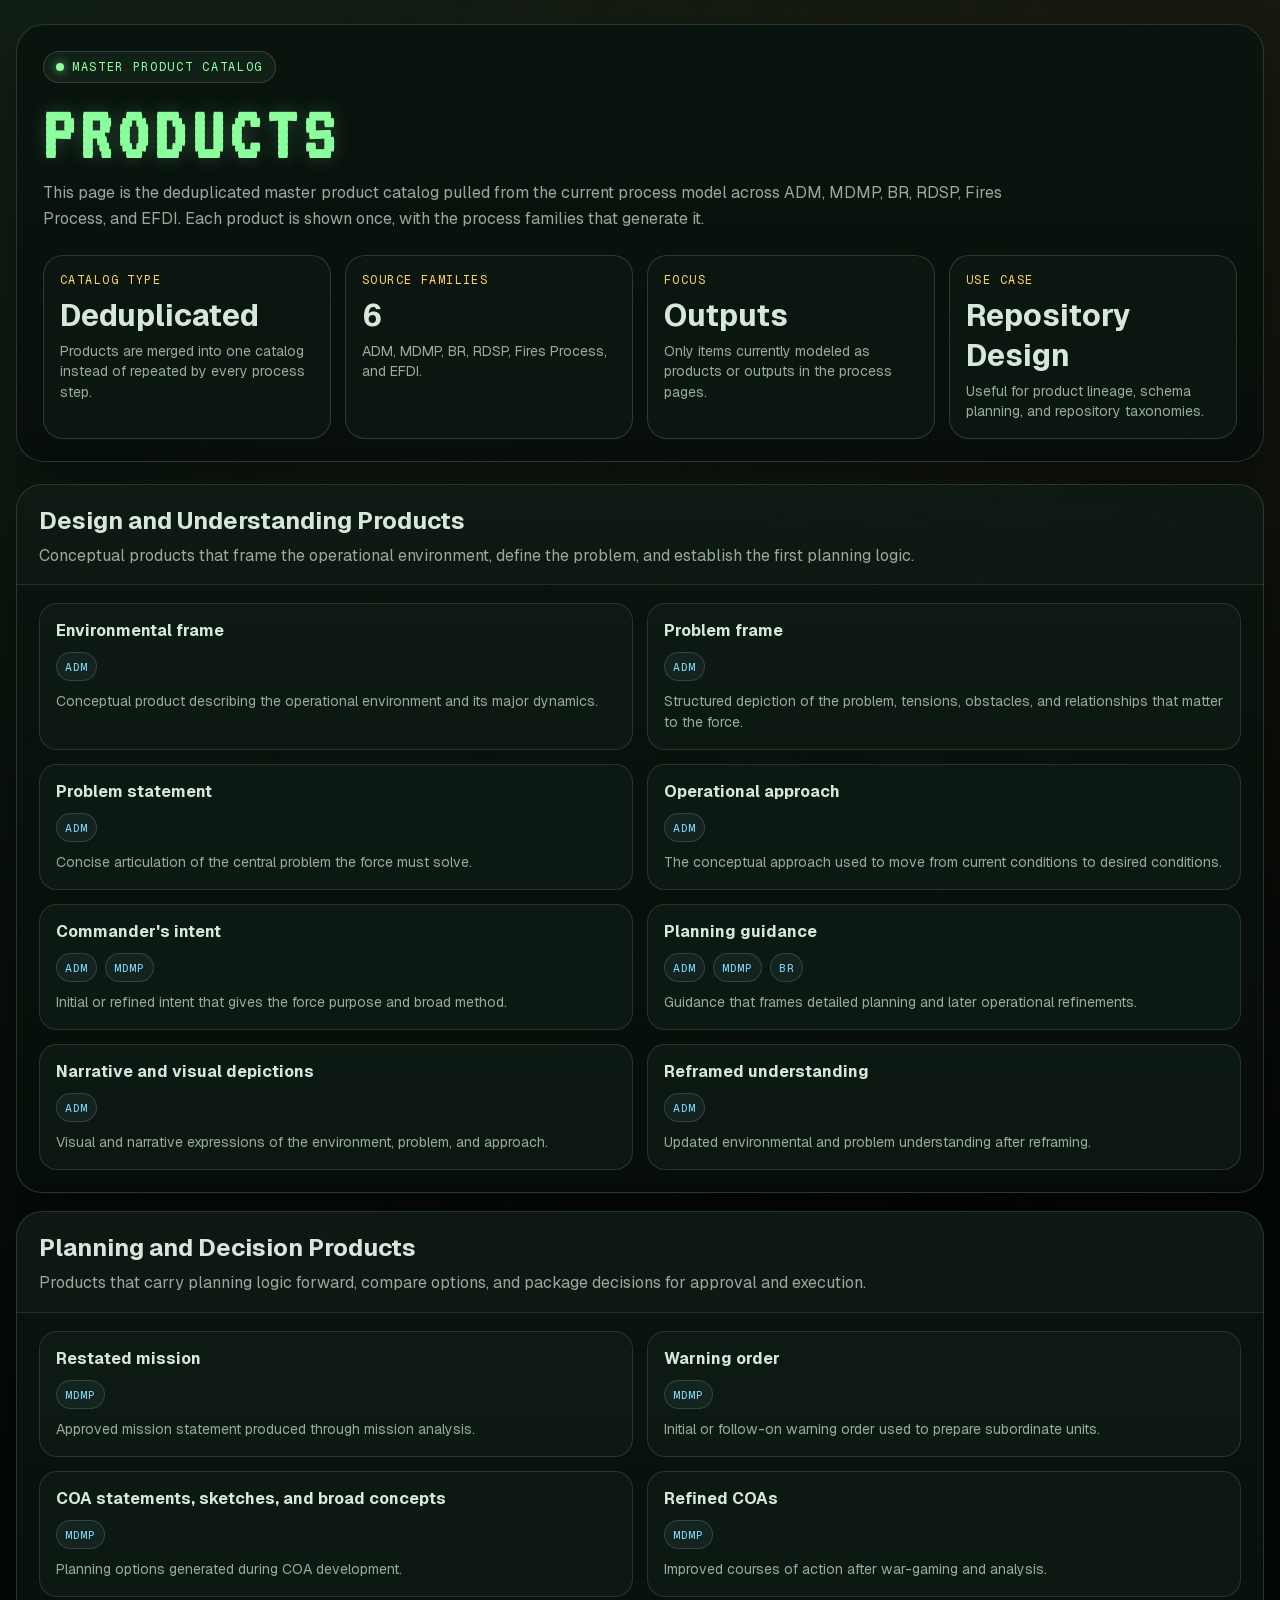
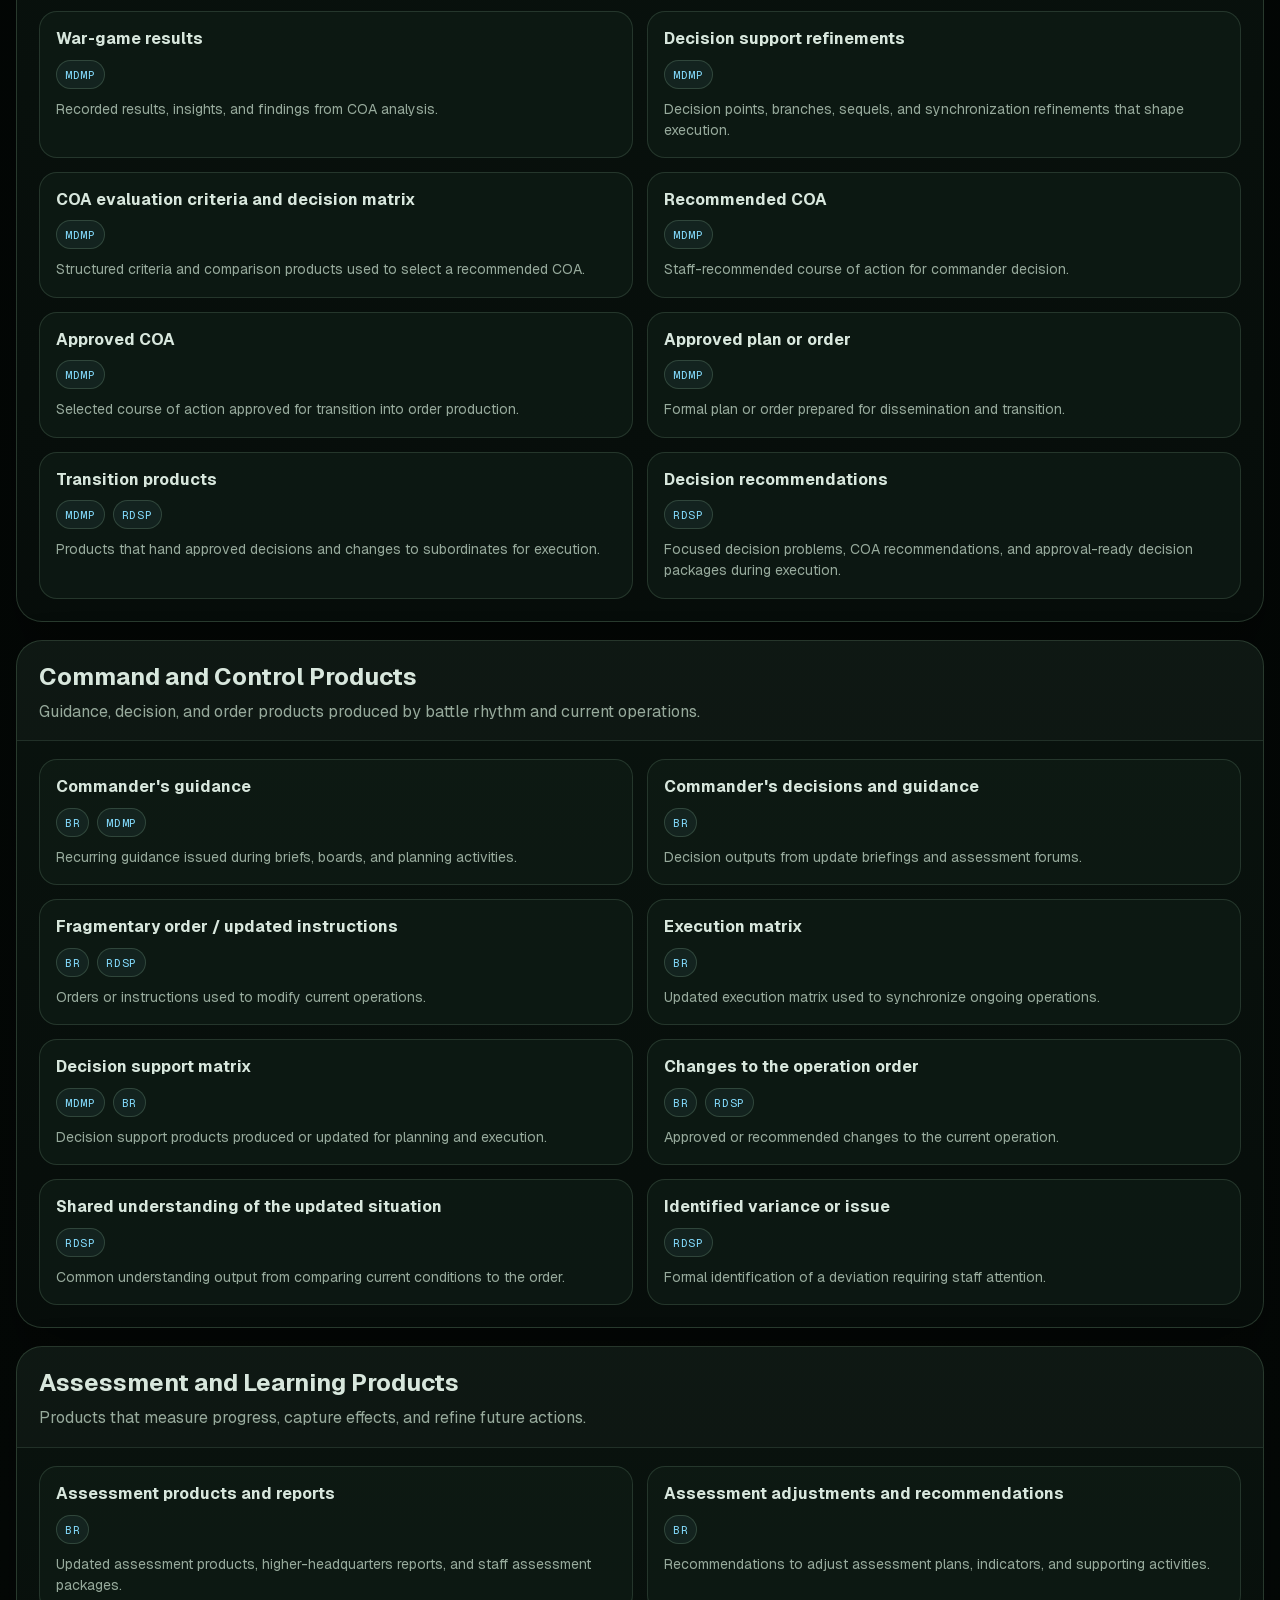
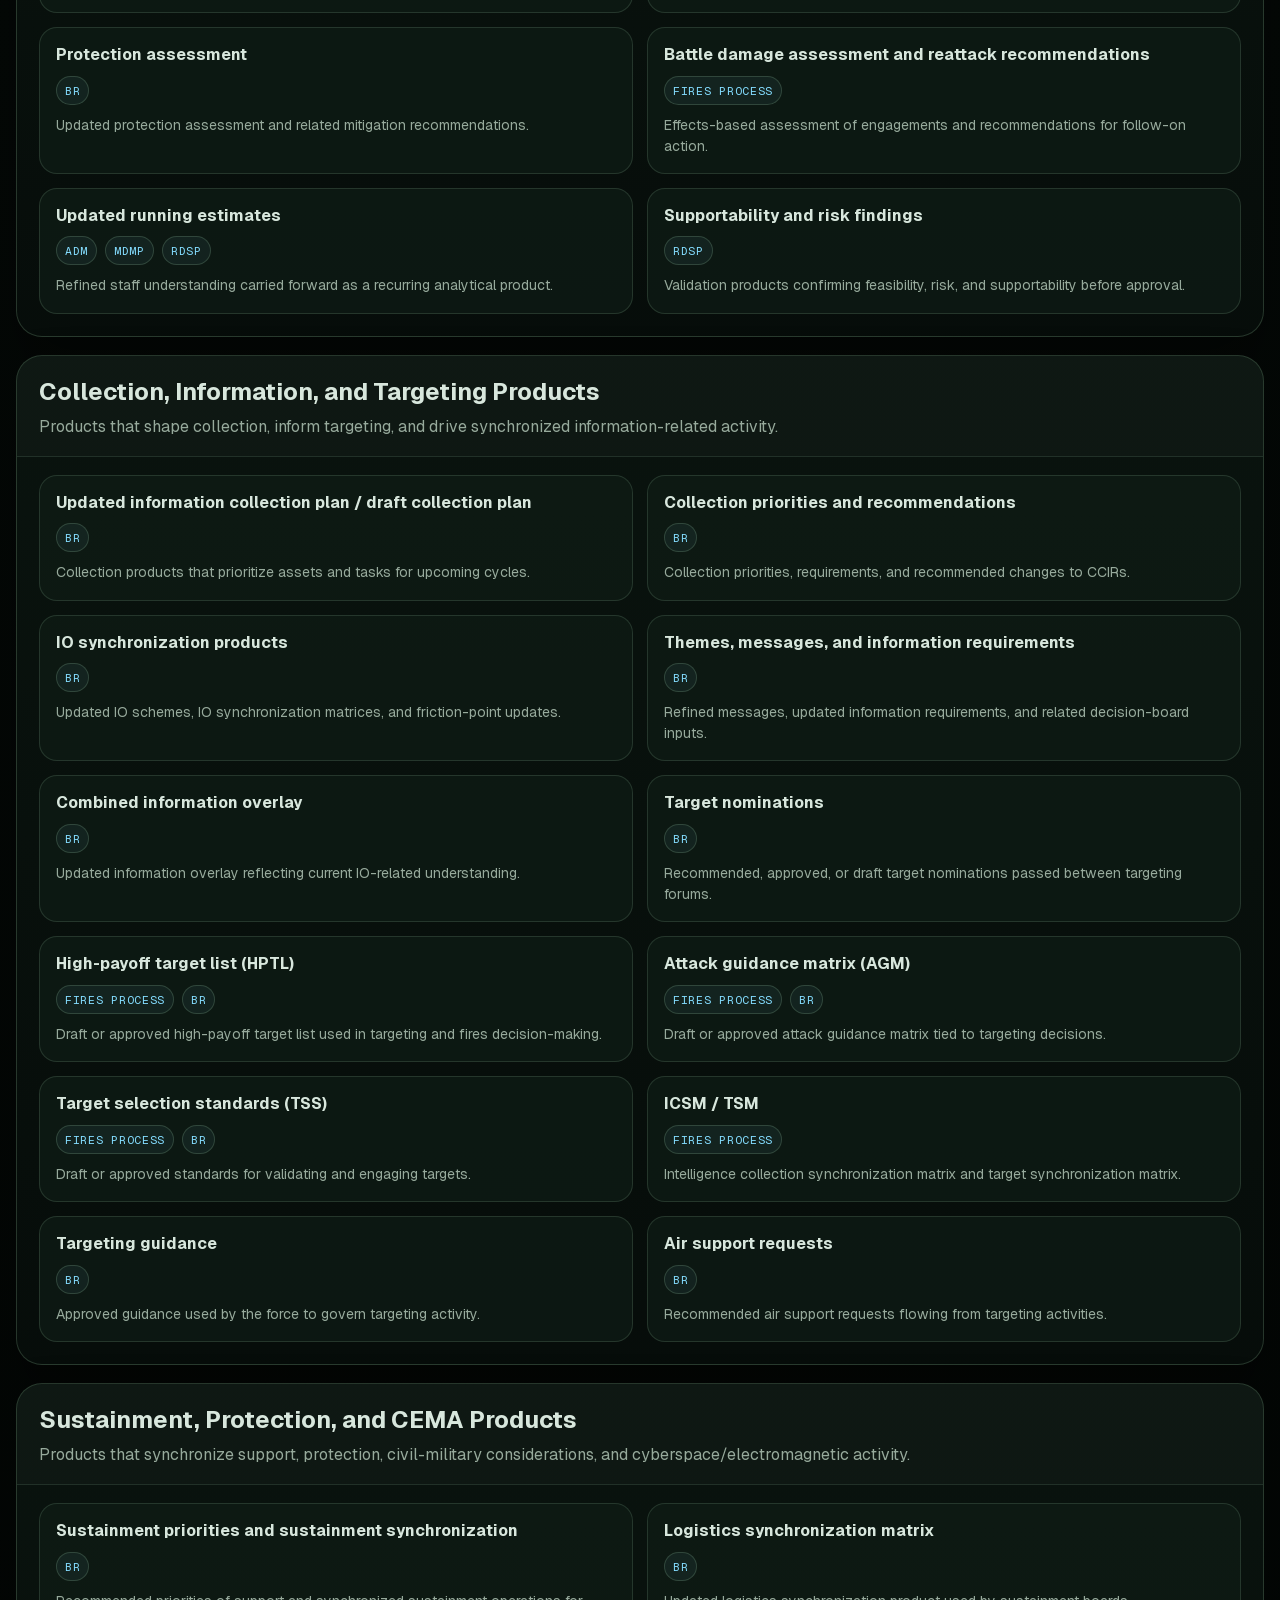
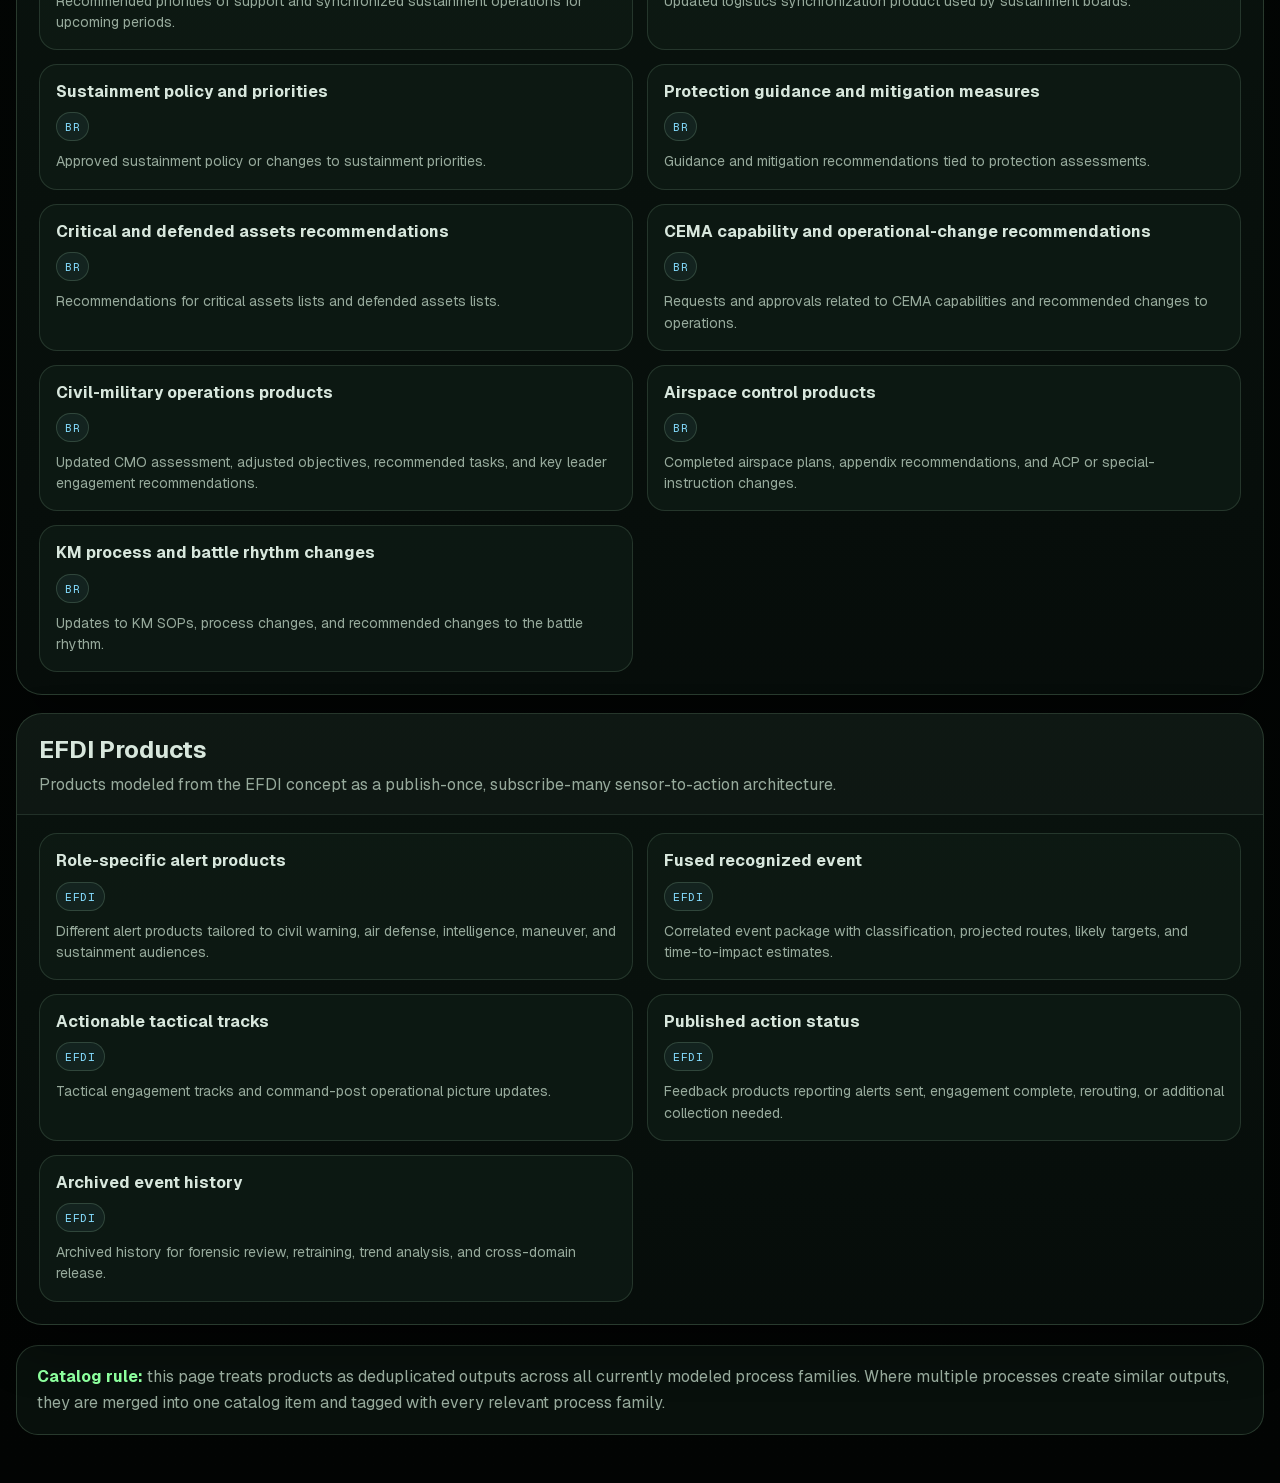
<file: products.html>
<!DOCTYPE html>
<html lang="en">
<head>
  <meta charset="UTF-8">
  <meta name="viewport" content="width=device-width, initial-scale=1.0">
  <title>Master Product Catalog</title>
  <link rel="stylesheet" href="assets/css/base.css">
  <link rel="stylesheet" href="assets/css/products.css">
</head>
<body>
  <a class="skip-link" href="#main-content">Skip to content</a>
  <main class="page" id="main-content">
    <section class="hero">
      <div class="kicker">
        <span class="dot"></span>
        Master Product Catalog
      </div>
      <h1>PRODUCTS</h1>
      <p>
        This page is the deduplicated master product catalog pulled from the current process model across ADM, MDMP, BR, RDSP, Fires Process, and EFDI. Each product is shown once, with the process families that generate it.
      </p>

      <div class="summary-grid">
        <article class="summary-card">
          <span>Catalog Type</span>
          <strong>Deduplicated</strong>
          <p>Products are merged into one catalog instead of repeated by every process step.</p>
        </article>
        <article class="summary-card">
          <span>Source Families</span>
          <strong>6</strong>
          <p>ADM, MDMP, BR, RDSP, Fires Process, and EFDI.</p>
        </article>
        <article class="summary-card">
          <span>Focus</span>
          <strong>Outputs</strong>
          <p>Only items currently modeled as products or outputs in the process pages.</p>
        </article>
        <article class="summary-card">
          <span>Use Case</span>
          <strong>Repository Design</strong>
          <p>Useful for product lineage, schema planning, and repository taxonomies.</p>
        </article>
      </div>
    </section>

    <section class="catalog">
      <article class="section">
        <div class="section-header">
          <h2>Design and Understanding Products</h2>
          <p>Conceptual products that frame the operational environment, define the problem, and establish the first planning logic.</p>
        </div>
        <div class="product-grid">
          <div class="product-card">
            <h3>Environmental frame</h3>
            <div class="badges"><span class="badge">ADM</span></div>
            <p>Conceptual product describing the operational environment and its major dynamics.</p>
          </div>
          <div class="product-card">
            <h3>Problem frame</h3>
            <div class="badges"><span class="badge">ADM</span></div>
            <p>Structured depiction of the problem, tensions, obstacles, and relationships that matter to the force.</p>
          </div>
          <div class="product-card">
            <h3>Problem statement</h3>
            <div class="badges"><span class="badge">ADM</span></div>
            <p>Concise articulation of the central problem the force must solve.</p>
          </div>
          <div class="product-card">
            <h3>Operational approach</h3>
            <div class="badges"><span class="badge">ADM</span></div>
            <p>The conceptual approach used to move from current conditions to desired conditions.</p>
          </div>
          <div class="product-card">
            <h3>Commander&apos;s intent</h3>
            <div class="badges"><span class="badge">ADM</span><span class="badge">MDMP</span></div>
            <p>Initial or refined intent that gives the force purpose and broad method.</p>
          </div>
          <div class="product-card">
            <h3>Planning guidance</h3>
            <div class="badges"><span class="badge">ADM</span><span class="badge">MDMP</span><span class="badge">BR</span></div>
            <p>Guidance that frames detailed planning and later operational refinements.</p>
          </div>
          <div class="product-card">
            <h3>Narrative and visual depictions</h3>
            <div class="badges"><span class="badge">ADM</span></div>
            <p>Visual and narrative expressions of the environment, problem, and approach.</p>
          </div>
          <div class="product-card">
            <h3>Reframed understanding</h3>
            <div class="badges"><span class="badge">ADM</span></div>
            <p>Updated environmental and problem understanding after reframing.</p>
          </div>
        </div>
      </article>

      <article class="section">
        <div class="section-header">
          <h2>Planning and Decision Products</h2>
          <p>Products that carry planning logic forward, compare options, and package decisions for approval and execution.</p>
        </div>
        <div class="product-grid">
          <div class="product-card">
            <h3>Restated mission</h3>
            <div class="badges"><span class="badge">MDMP</span></div>
            <p>Approved mission statement produced through mission analysis.</p>
          </div>
          <div class="product-card">
            <h3>Warning order</h3>
            <div class="badges"><span class="badge">MDMP</span></div>
            <p>Initial or follow-on warning order used to prepare subordinate units.</p>
          </div>
          <div class="product-card">
            <h3>COA statements, sketches, and broad concepts</h3>
            <div class="badges"><span class="badge">MDMP</span></div>
            <p>Planning options generated during COA development.</p>
          </div>
          <div class="product-card">
            <h3>Refined COAs</h3>
            <div class="badges"><span class="badge">MDMP</span></div>
            <p>Improved courses of action after war-gaming and analysis.</p>
          </div>
          <div class="product-card">
            <h3>War-game results</h3>
            <div class="badges"><span class="badge">MDMP</span></div>
            <p>Recorded results, insights, and findings from COA analysis.</p>
          </div>
          <div class="product-card">
            <h3>Decision support refinements</h3>
            <div class="badges"><span class="badge">MDMP</span></div>
            <p>Decision points, branches, sequels, and synchronization refinements that shape execution.</p>
          </div>
          <div class="product-card">
            <h3>COA evaluation criteria and decision matrix</h3>
            <div class="badges"><span class="badge">MDMP</span></div>
            <p>Structured criteria and comparison products used to select a recommended COA.</p>
          </div>
          <div class="product-card">
            <h3>Recommended COA</h3>
            <div class="badges"><span class="badge">MDMP</span></div>
            <p>Staff-recommended course of action for commander decision.</p>
          </div>
          <div class="product-card">
            <h3>Approved COA</h3>
            <div class="badges"><span class="badge">MDMP</span></div>
            <p>Selected course of action approved for transition into order production.</p>
          </div>
          <div class="product-card">
            <h3>Approved plan or order</h3>
            <div class="badges"><span class="badge">MDMP</span></div>
            <p>Formal plan or order prepared for dissemination and transition.</p>
          </div>
          <div class="product-card">
            <h3>Transition products</h3>
            <div class="badges"><span class="badge">MDMP</span><span class="badge">RDSP</span></div>
            <p>Products that hand approved decisions and changes to subordinates for execution.</p>
          </div>
          <div class="product-card">
            <h3>Decision recommendations</h3>
            <div class="badges"><span class="badge">RDSP</span></div>
            <p>Focused decision problems, COA recommendations, and approval-ready decision packages during execution.</p>
          </div>
        </div>
      </article>

      <article class="section">
        <div class="section-header">
          <h2>Command and Control Products</h2>
          <p>Guidance, decision, and order products produced by battle rhythm and current operations.</p>
        </div>
        <div class="product-grid">
          <div class="product-card">
            <h3>Commander&apos;s guidance</h3>
            <div class="badges"><span class="badge">BR</span><span class="badge">MDMP</span></div>
            <p>Recurring guidance issued during briefs, boards, and planning activities.</p>
          </div>
          <div class="product-card">
            <h3>Commander&apos;s decisions and guidance</h3>
            <div class="badges"><span class="badge">BR</span></div>
            <p>Decision outputs from update briefings and assessment forums.</p>
          </div>
          <div class="product-card">
            <h3>Fragmentary order / updated instructions</h3>
            <div class="badges"><span class="badge">BR</span><span class="badge">RDSP</span></div>
            <p>Orders or instructions used to modify current operations.</p>
          </div>
          <div class="product-card">
            <h3>Execution matrix</h3>
            <div class="badges"><span class="badge">BR</span></div>
            <p>Updated execution matrix used to synchronize ongoing operations.</p>
          </div>
          <div class="product-card">
            <h3>Decision support matrix</h3>
            <div class="badges"><span class="badge">MDMP</span><span class="badge">BR</span></div>
            <p>Decision support products produced or updated for planning and execution.</p>
          </div>
          <div class="product-card">
            <h3>Changes to the operation order</h3>
            <div class="badges"><span class="badge">BR</span><span class="badge">RDSP</span></div>
            <p>Approved or recommended changes to the current operation.</p>
          </div>
          <div class="product-card">
            <h3>Shared understanding of the updated situation</h3>
            <div class="badges"><span class="badge">RDSP</span></div>
            <p>Common understanding output from comparing current conditions to the order.</p>
          </div>
          <div class="product-card">
            <h3>Identified variance or issue</h3>
            <div class="badges"><span class="badge">RDSP</span></div>
            <p>Formal identification of a deviation requiring staff attention.</p>
          </div>
        </div>
      </article>

      <article class="section">
        <div class="section-header">
          <h2>Assessment and Learning Products</h2>
          <p>Products that measure progress, capture effects, and refine future actions.</p>
        </div>
        <div class="product-grid">
          <div class="product-card">
            <h3>Assessment products and reports</h3>
            <div class="badges"><span class="badge">BR</span></div>
            <p>Updated assessment products, higher-headquarters reports, and staff assessment packages.</p>
          </div>
          <div class="product-card">
            <h3>Assessment adjustments and recommendations</h3>
            <div class="badges"><span class="badge">BR</span></div>
            <p>Recommendations to adjust assessment plans, indicators, and supporting activities.</p>
          </div>
          <div class="product-card">
            <h3>Protection assessment</h3>
            <div class="badges"><span class="badge">BR</span></div>
            <p>Updated protection assessment and related mitigation recommendations.</p>
          </div>
          <div class="product-card">
            <h3>Battle damage assessment and reattack recommendations</h3>
            <div class="badges"><span class="badge">Fires Process</span></div>
            <p>Effects-based assessment of engagements and recommendations for follow-on action.</p>
          </div>
          <div class="product-card">
            <h3>Updated running estimates</h3>
            <div class="badges"><span class="badge">ADM</span><span class="badge">MDMP</span><span class="badge">RDSP</span></div>
            <p>Refined staff understanding carried forward as a recurring analytical product.</p>
          </div>
          <div class="product-card">
            <h3>Supportability and risk findings</h3>
            <div class="badges"><span class="badge">RDSP</span></div>
            <p>Validation products confirming feasibility, risk, and supportability before approval.</p>
          </div>
        </div>
      </article>

      <article class="section">
        <div class="section-header">
          <h2>Collection, Information, and Targeting Products</h2>
          <p>Products that shape collection, inform targeting, and drive synchronized information-related activity.</p>
        </div>
        <div class="product-grid">
          <div class="product-card">
            <h3>Updated information collection plan / draft collection plan</h3>
            <div class="badges"><span class="badge">BR</span></div>
            <p>Collection products that prioritize assets and tasks for upcoming cycles.</p>
          </div>
          <div class="product-card">
            <h3>Collection priorities and recommendations</h3>
            <div class="badges"><span class="badge">BR</span></div>
            <p>Collection priorities, requirements, and recommended changes to CCIRs.</p>
          </div>
          <div class="product-card">
            <h3>IO synchronization products</h3>
            <div class="badges"><span class="badge">BR</span></div>
            <p>Updated IO schemes, IO synchronization matrices, and friction-point updates.</p>
          </div>
          <div class="product-card">
            <h3>Themes, messages, and information requirements</h3>
            <div class="badges"><span class="badge">BR</span></div>
            <p>Refined messages, updated information requirements, and related decision-board inputs.</p>
          </div>
          <div class="product-card">
            <h3>Combined information overlay</h3>
            <div class="badges"><span class="badge">BR</span></div>
            <p>Updated information overlay reflecting current IO-related understanding.</p>
          </div>
          <div class="product-card">
            <h3>Target nominations</h3>
            <div class="badges"><span class="badge">BR</span></div>
            <p>Recommended, approved, or draft target nominations passed between targeting forums.</p>
          </div>
          <div class="product-card">
            <h3>High-payoff target list (HPTL)</h3>
            <div class="badges"><span class="badge">Fires Process</span><span class="badge">BR</span></div>
            <p>Draft or approved high-payoff target list used in targeting and fires decision-making.</p>
          </div>
          <div class="product-card">
            <h3>Attack guidance matrix (AGM)</h3>
            <div class="badges"><span class="badge">Fires Process</span><span class="badge">BR</span></div>
            <p>Draft or approved attack guidance matrix tied to targeting decisions.</p>
          </div>
          <div class="product-card">
            <h3>Target selection standards (TSS)</h3>
            <div class="badges"><span class="badge">Fires Process</span><span class="badge">BR</span></div>
            <p>Draft or approved standards for validating and engaging targets.</p>
          </div>
          <div class="product-card">
            <h3>ICSM / TSM</h3>
            <div class="badges"><span class="badge">Fires Process</span></div>
            <p>Intelligence collection synchronization matrix and target synchronization matrix.</p>
          </div>
          <div class="product-card">
            <h3>Targeting guidance</h3>
            <div class="badges"><span class="badge">BR</span></div>
            <p>Approved guidance used by the force to govern targeting activity.</p>
          </div>
          <div class="product-card">
            <h3>Air support requests</h3>
            <div class="badges"><span class="badge">BR</span></div>
            <p>Recommended air support requests flowing from targeting activities.</p>
          </div>
        </div>
      </article>

      <article class="section">
        <div class="section-header">
          <h2>Sustainment, Protection, and CEMA Products</h2>
          <p>Products that synchronize support, protection, civil-military considerations, and cyberspace/electromagnetic activity.</p>
        </div>
        <div class="product-grid">
          <div class="product-card">
            <h3>Sustainment priorities and sustainment synchronization</h3>
            <div class="badges"><span class="badge">BR</span></div>
            <p>Recommended priorities of support and synchronized sustainment operations for upcoming periods.</p>
          </div>
          <div class="product-card">
            <h3>Logistics synchronization matrix</h3>
            <div class="badges"><span class="badge">BR</span></div>
            <p>Updated logistics synchronization product used by sustainment boards.</p>
          </div>
          <div class="product-card">
            <h3>Sustainment policy and priorities</h3>
            <div class="badges"><span class="badge">BR</span></div>
            <p>Approved sustainment policy or changes to sustainment priorities.</p>
          </div>
          <div class="product-card">
            <h3>Protection guidance and mitigation measures</h3>
            <div class="badges"><span class="badge">BR</span></div>
            <p>Guidance and mitigation recommendations tied to protection assessments.</p>
          </div>
          <div class="product-card">
            <h3>Critical and defended assets recommendations</h3>
            <div class="badges"><span class="badge">BR</span></div>
            <p>Recommendations for critical assets lists and defended assets lists.</p>
          </div>
          <div class="product-card">
            <h3>CEMA capability and operational-change recommendations</h3>
            <div class="badges"><span class="badge">BR</span></div>
            <p>Requests and approvals related to CEMA capabilities and recommended changes to operations.</p>
          </div>
          <div class="product-card">
            <h3>Civil-military operations products</h3>
            <div class="badges"><span class="badge">BR</span></div>
            <p>Updated CMO assessment, adjusted objectives, recommended tasks, and key leader engagement recommendations.</p>
          </div>
          <div class="product-card">
            <h3>Airspace control products</h3>
            <div class="badges"><span class="badge">BR</span></div>
            <p>Completed airspace plans, appendix recommendations, and ACP or special-instruction changes.</p>
          </div>
          <div class="product-card">
            <h3>KM process and battle rhythm changes</h3>
            <div class="badges"><span class="badge">BR</span></div>
            <p>Updates to KM SOPs, process changes, and recommended changes to the battle rhythm.</p>
          </div>
        </div>
      </article>

      <article class="section">
        <div class="section-header">
          <h2>EFDI Products</h2>
          <p>Products modeled from the EFDI concept as a publish-once, subscribe-many sensor-to-action architecture.</p>
        </div>
        <div class="product-grid">
          <div class="product-card">
            <h3>Role-specific alert products</h3>
            <div class="badges"><span class="badge">EFDI</span></div>
            <p>Different alert products tailored to civil warning, air defense, intelligence, maneuver, and sustainment audiences.</p>
          </div>
          <div class="product-card">
            <h3>Fused recognized event</h3>
            <div class="badges"><span class="badge">EFDI</span></div>
            <p>Correlated event package with classification, projected routes, likely targets, and time-to-impact estimates.</p>
          </div>
          <div class="product-card">
            <h3>Actionable tactical tracks</h3>
            <div class="badges"><span class="badge">EFDI</span></div>
            <p>Tactical engagement tracks and command-post operational picture updates.</p>
          </div>
          <div class="product-card">
            <h3>Published action status</h3>
            <div class="badges"><span class="badge">EFDI</span></div>
            <p>Feedback products reporting alerts sent, engagement complete, rerouting, or additional collection needed.</p>
          </div>
          <div class="product-card">
            <h3>Archived event history</h3>
            <div class="badges"><span class="badge">EFDI</span></div>
            <p>Archived history for forensic review, retraining, trend analysis, and cross-domain release.</p>
          </div>
        </div>
      </article>
    </section>

    <section class="footer-note">
      <strong>Catalog rule:</strong> this page treats products as deduplicated outputs across all currently modeled process families. Where multiple processes create similar outputs, they are merged into one catalog item and tagged with every relevant process family.
    </section>
  </main>
</body>
</html>
</file>
<file: assets/css/base.css>
@font-face {
  font-family: "Geist";
  font-style: normal;
  font-weight: 100 900;
  font-display: swap;
  src: url("../fonts/geist.woff2") format("woff2");
}

@font-face {
  font-family: "Geist Mono";
  font-style: normal;
  font-weight: 100 900;
  font-display: swap;
  src: url("../fonts/geist-mono.woff2") format("woff2");
}

@font-face {
  font-family: "VT323";
  font-style: normal;
  font-weight: 400;
  font-display: swap;
  src: url("../fonts/vt323.woff2") format("woff2");
}

:root {
  --font-sans: "Geist", Arial, Helvetica, sans-serif;
  --font-mono: "Geist Mono", "Courier New", monospace;
  --font-display: "VT323", "Geist Mono", monospace;

  --signal: #8cff9d;
  --text: #d8e7dd;
  --muted: #97aa9c;
}

* {
  box-sizing: border-box;
}

.skip-link {
  position: absolute;
  top: -48px;
  left: 12px;
  z-index: 10000;
  padding: 10px 14px;
  background: #050907;
  color: #ffe39a;
  border: 1px solid rgba(173, 138, 55, 0.5);
  border-radius: 8px;
  font-family: var(--font-mono);
  font-size: 0.9rem;
  text-decoration: none;
  transition: top 0.16s ease;
}

.skip-link:focus {
  top: 12px;
  outline: 2px solid rgba(255, 200, 87, 0.8);
  outline-offset: 2px;
}
</file>
<file: assets/css/index.css>
:root {
  --bg: #040907;
  --bg-elevated: #08110d;
  --surface: rgba(7, 16, 12, 0.92);
  --surface-strong: rgba(11, 22, 17, 0.96);
  --surface-soft: rgba(17, 30, 23, 0.88);
  --grid: rgba(82, 111, 92, 0.58);
  --grid-strong: rgba(116, 162, 130, 0.68);
  --header: #dfffe7;
  --accent: #ffc857;
  --accent-soft: rgba(255, 200, 87, 0.14);
  --signal-soft: rgba(140, 255, 157, 0.16);
  --shadow: rgba(0, 0, 0, 0.48);
}

body {
  margin: 0;
  min-height: 100vh;
  font-family: var(--font-sans);
  color: var(--text);
  background:
    radial-gradient(circle at top left, rgba(140, 255, 157, 0.14), transparent 26%),
    radial-gradient(circle at top right, rgba(255, 200, 87, 0.11), transparent 20%),
    radial-gradient(circle at bottom center, rgba(0, 163, 255, 0.08), transparent 24%),
    linear-gradient(180deg, #020504 0%, var(--bg) 55%, #030706 100%);
  padding: 0;
  position: relative;
  overflow-x: hidden;
}

body::before {
  content: "";
  position: fixed;
  inset: 0;
  background:
    linear-gradient(rgba(18, 31, 23, 0) 50%, rgba(0, 0, 0, 0.18) 50%),
    linear-gradient(90deg, rgba(120, 255, 170, 0.03), rgba(255, 200, 87, 0.015), rgba(120, 255, 170, 0.03));
  background-size: 100% 4px, 3px 100%;
  opacity: 0.28;
  pointer-events: none;
  z-index: 0;
}

.board {
  width: 100%;
  min-height: 100vh;
  background:
    linear-gradient(180deg, rgba(3, 9, 7, 0.94), rgba(4, 12, 9, 0.9)),
    rgba(4, 9, 7, 0.92);
  display: flex;
  flex-direction: column;
  position: relative;
  z-index: 1;
}

.board::before {
  content: "";
  position: absolute;
  inset: 0;
  background-image:
    linear-gradient(rgba(140, 255, 157, 0.045) 1px, transparent 1px),
    linear-gradient(90deg, rgba(140, 255, 157, 0.045) 1px, transparent 1px);
  background-size: 32px 32px;
  opacity: 0.14;
  pointer-events: none;
}

.heading {
  padding: 28px 32px 18px;
  border-bottom: 1px solid var(--grid);
  background:
    linear-gradient(180deg, rgba(11, 22, 17, 0.94), rgba(8, 17, 13, 0.78));
  box-shadow: 0 18px 48px rgba(0, 0, 0, 0.24);
}

.heading-inner {
  display: flex;
  align-items: center;
  gap: 18px;
}

.heading-patch {
  width: clamp(78px, 8vw, 112px);
  height: auto;
  flex: 0 0 auto;
  object-fit: contain;
  filter: drop-shadow(0 10px 20px rgba(0, 0, 0, 0.38));
}

.heading-copy {
  flex: 1;
  min-width: 0;
  text-align: center;
}

.title-animation {
  margin: 28px 0 0;
  width: 100%;
  height: 58px;
  padding: 1px 8px 0;
  border: 1px solid rgba(116, 162, 130, 0.22);
  border-radius: 12px;
  background:
    linear-gradient(180deg, rgba(7, 17, 13, 0.88), rgba(5, 12, 9, 0.78));
  box-shadow:
    inset 0 1px 0 rgba(140, 255, 157, 0.06),
    0 10px 22px rgba(0, 0, 0, 0.22);
  overflow: hidden;
  position: relative;
}

.title-animation::before {
  content: "";
  position: absolute;
  inset: 0;
  background:
    linear-gradient(90deg, rgba(140, 255, 157, 0.04) 0, transparent 20%, transparent 80%, rgba(255, 200, 87, 0.04) 100%),
    repeating-linear-gradient(90deg, transparent 0 29px, rgba(140, 255, 157, 0.04) 29px 30px);
  pointer-events: none;
}

.title-animation-track {
  position: relative;
  width: 100%;
  height: 100%;
}

.tank-banner-image {
  position: absolute;
  bottom: -8px;
  height: 54px;
  width: auto;
  filter: drop-shadow(0 8px 12px rgba(0, 0, 0, 0.34));
  user-select: none;
  -webkit-user-drag: none;
  pointer-events: none;
}

.tank-banner-image--abrams {
  --shot-origin-left: 210px;
  --shot-target-left: calc(50% + 28px);
  left: -18px;
  transform: scaleX(-1);
  animation: abramsAdvance 12s ease-in-out infinite;
}

.tank-banner-image--t72 {
  --shot-origin-right: 205px;
  --shot-target-right: calc(50% + 74px);
  right: -18px;
  animation: t72Advance 12s ease-in-out infinite;
}

.tank-shot {
  position: absolute;
  width: 6px;
  height: 6px;
  top: 28px;
  background: var(--signal);
  box-shadow: 0 0 10px rgba(140, 255, 157, 0.7);
  opacity: 0;
  pointer-events: none;
}

.tank-shot--abrams {
  left: calc(-18px + var(--shot-origin-left));
  animation: abramsShot 12s linear infinite;
}

.tank-shot--t72 {
  right: calc(-18px + var(--shot-origin-right));
  animation: t72Shot 12s linear infinite;
}

@keyframes abramsAdvance {
  0%,
  18% {
    left: -18px;
    opacity: 1;
  }
  48%,
  58% {
    left: calc(50% - 240px);
    opacity: 1;
  }
  60% {
    left: calc(50% - 240px);
    opacity: 0;
  }
  61% {
    left: -18px;
    opacity: 0;
  }
  64%,
  100% {
    left: -18px;
    opacity: 1;
  }
}

@keyframes t72Advance {
  0%,
  18% {
    right: -18px;
    opacity: 1;
  }
  48%,
  58% {
    right: calc(50% - 232px);
    opacity: 1;
  }
  60% {
    right: calc(50% - 232px);
    opacity: 0;
  }
  61% {
    right: -18px;
    opacity: 0;
  }
  64%,
  100% {
    right: -18px;
    opacity: 1;
  }
}

@keyframes abramsShot {
  0%,
  17.5% {
    left: calc(-18px + 210px);
    opacity: 0;
  }
  18% {
    left: calc(-18px + 210px);
    opacity: 1;
  }
  34% {
    left: calc(50% + 28px);
    opacity: 1;
  }
  35%,
  100% {
    left: calc(50% + 28px);
    opacity: 0;
  }
}

@keyframes t72Shot {
  0%,
  17.5% {
    right: calc(-18px + 205px);
    opacity: 0;
  }
  18% {
    right: calc(-18px + 205px);
    opacity: 1;
  }
  34% {
    right: calc(50% + 74px);
    opacity: 1;
  }
  35%,
  100% {
    right: calc(50% + 74px);
    opacity: 0;
  }
}

@media (prefers-reduced-motion: reduce) {
  .tank-banner-image,
  .tank-shot {
    animation: none;
  }
}

.heading h1 {
  margin: 0;
  font-family: var(--font-display);
  font-size: clamp(2.8rem, 5vw, 5rem);
  letter-spacing: 0.08em;
  color: var(--signal);
  text-shadow: 0 0 18px rgba(140, 255, 157, 0.22);
}

.heading-lede {
  margin: 8px 0 0;
  max-width: 760px;
  color: var(--text);
  font-size: 0.98rem;
  line-height: 1.5;
}

.heading-lede strong {
  color: var(--accent);
  font-weight: 600;
}

.matrix-wrap {
  flex: 1;
  padding: 24px 32px 32px;
}

table {
  width: 100%;
  border-collapse: collapse;
  table-layout: fixed;
}

.col-layer { width: 8%; }
.col-doctrine { width: 17%; }
.col-doctrine--br { width: 24%; }

thead th {
  background:
    linear-gradient(180deg, rgba(18, 38, 28, 0.98), rgba(10, 23, 17, 0.98));
  color: var(--signal);
  font-family: var(--font-mono);
  font-size: 0.9rem;
  letter-spacing: 0.1em;
  text-transform: uppercase;
  padding: 18px 12px;
  border: 1px solid var(--grid-strong);
  box-shadow: inset 0 -1px 0 rgba(140, 255, 157, 0.12);
}

thead th:first-child {
  background:
    linear-gradient(180deg, rgba(65, 45, 12, 0.98), rgba(33, 25, 9, 0.98));
  color: var(--accent);
  width: 1%;
  white-space: nowrap;
}

tbody th {
  background:
    linear-gradient(180deg, rgba(36, 28, 11, 0.82), rgba(20, 16, 7, 0.88));
  color: #ffe39a;
  font-family: var(--font-display);
  font-size: 1.55rem;
  letter-spacing: 0.08em;
  text-align: left;
  padding: 22px 18px;
  border: 1px solid rgba(173, 138, 55, 0.38);
  text-shadow: 0 0 10px rgba(255, 200, 87, 0.12);
  white-space: nowrap;
}

.layer-with-subcategories {
  display: flex;
  align-items: flex-start;
  justify-content: space-between;
  gap: 16px;
}

.layer-title {
  padding-top: 4px;
}

.analysis-subcategories {
  display: flex;
  flex-direction: column;
  align-items: stretch;
  gap: 10px;
  width: 140px;
}

.analysis-subcategory {
  border-radius: 12px;
  border: 1px solid rgba(116, 162, 130, 0.42);
  background:
    linear-gradient(180deg, rgba(13, 27, 20, 0.98), rgba(8, 18, 13, 0.96));
  color: var(--signal);
  box-shadow: inset 0 0 0 1px rgba(140, 255, 157, 0.06);
  font-family: var(--font-mono);
  font-size: 0.9rem;
  font-weight: 600;
  line-height: 1.2;
  text-align: center;
  padding: 10px;
  display: flex;
  align-items: center;
  justify-content: center;
}

tbody td {
  border: 1px solid var(--grid);
  background:
    linear-gradient(135deg, rgba(11, 24, 18, 0.96), rgba(6, 15, 11, 0.96));
  padding: 12px;
  vertical-align: top;
  box-shadow: inset 0 0 0 1px rgba(140, 255, 157, 0.03);
}

.adm-subtiles,
.mdmp-subtiles,
.rdsp-subtiles,
.operations-process-subtiles {
  display: grid;
  grid-template-columns: repeat(auto-fit, minmax(170px, 1fr));
  gap: 10px;
  align-content: start;
}

.br-subtiles {
  display: flex;
  flex-direction: column;
  gap: 10px;
}

.subtile-group {
  display: flex;
  flex-direction: column;
  gap: 8px;
}

.subtile-group + .subtile-group {
  margin-top: 6px;
}

.subtile-group-label {
  font-family: var(--font-mono);
  font-size: 0.7rem;
  font-weight: 700;
  letter-spacing: 0.18em;
  text-transform: uppercase;
  color: var(--accent);
  padding: 4px 0 2px;
  border-bottom: 1px dashed rgba(173, 138, 55, 0.32);
}

.subtile-group-cards {
  display: grid;
  grid-template-columns: repeat(auto-fit, minmax(150px, 1fr));
  gap: 8px;
}

.subtile {
  position: relative;
  border: 1px solid rgba(116, 162, 130, 0.4);
  border-radius: 14px;
  background:
    linear-gradient(180deg, rgba(13, 26, 19, 0.98), rgba(8, 17, 13, 0.96));
  box-shadow:
    inset 0 1px 0 rgba(140, 255, 157, 0.08),
    0 6px 14px rgba(0, 0, 0, 0.22);
  padding: 14px 14px 12px;
  display: flex;
  flex-direction: column;
  gap: 8px;
  min-height: 88px;
}

.subtile h2 {
  margin: 0;
  font-family: var(--font-mono);
  font-size: 0.95rem;
  color: var(--header);
  line-height: 1.25;
  text-align: left;
  letter-spacing: 0.04em;
}

.subtile-cta {
  margin-top: auto;
  font-family: var(--font-mono);
  font-size: 0.72rem;
  letter-spacing: 0.12em;
  text-transform: uppercase;
  color: var(--accent);
  opacity: 0.7;
  transition: opacity 0.18s ease, transform 0.18s ease;
}

.subtile--interactive {
  cursor: pointer;
  transition: transform 0.18s ease, box-shadow 0.18s ease, border-color 0.18s ease;
}

.subtile--interactive:hover,
.subtile--interactive:focus-visible {
  transform: translateY(-2px);
  border-color: rgba(140, 255, 157, 0.55);
  box-shadow:
    inset 0 1px 0 rgba(140, 255, 157, 0.1),
    0 12px 26px rgba(0, 0, 0, 0.34),
    0 0 0 1px rgba(140, 255, 157, 0.18);
  outline: none;
}

.subtile--interactive:hover .subtile-cta,
.subtile--interactive:focus-visible .subtile-cta {
  opacity: 1;
  transform: translateX(2px);
}

.subtile--interactive:focus-visible {
  outline: 3px solid rgba(140, 255, 157, 0.35);
  outline-offset: 3px;
}

.analysis-adm-grid,
.storage-adm-layout,
.transport-adm-layout,
.sources-adm-layout {
  display: grid;
  grid-template-columns: repeat(3, minmax(0, 1fr));
  gap: 10px;
}

.analysis-adm-item,
.storage-adm-box,
.transport-adm-box,
.sources-adm-box {
  border-radius: 14px;
  border: 1px solid rgba(116, 162, 130, 0.42);
  background:
    linear-gradient(180deg, rgba(13, 27, 20, 0.98), rgba(8, 18, 13, 0.96));
  color: var(--signal);
  display: flex;
  align-items: center;
  justify-content: center;
  padding: 10px;
  text-align: center;
  font-size: 0.9rem;
  font-weight: 600;
  font-family: var(--font-mono);
}

.storage-adm-column {
  display: grid;
  gap: 10px;
}

.storage-adm-column--split {
  grid-template-rows: 1fr 1fr;
}

.modal-overlay {
  position: fixed;
  inset: 0;
  background: rgba(1, 5, 4, 0.78);
  -webkit-backdrop-filter: blur(10px);
  backdrop-filter: blur(10px);
  display: none;
  align-items: center;
  justify-content: center;
  padding: 24px;
  z-index: 1000;
}

.modal-overlay.is-open {
  display: flex;
}

.modal-card {
  width: min(1480px, 100%);
  background:
    linear-gradient(180deg, rgba(10, 21, 16, 0.99), rgba(6, 15, 11, 0.98));
  border: 1px solid rgba(116, 162, 130, 0.42);
  border-radius: 22px;
  box-shadow:
    0 30px 70px rgba(0, 0, 0, 0.52),
    inset 0 1px 0 rgba(140, 255, 157, 0.08);
  padding: 24px;
  max-height: calc(100vh - 48px);
  overflow: hidden;
  display: flex;
  flex-direction: column;
}

.modal-card-header {
  display: flex;
  align-items: flex-start;
  justify-content: space-between;
  gap: 16px;
  margin-bottom: 12px;
}

.modal-card h2 {
  margin: 0;
  color: var(--signal);
  font-family: var(--font-display);
  font-size: 2rem;
  letter-spacing: 0.08em;
}

.modal-card p {
  margin: 0;
  color: var(--muted);
  line-height: 1.5;
}

.modal-subtitle {
  margin-bottom: 18px;
  font-size: 0.98rem;
  font-family: var(--font-mono);
  text-transform: uppercase;
  letter-spacing: 0.08em;
}

.modal-grid {
  display: grid;
  grid-template-columns: 1fr;
  gap: 16px;
}

.modal-scroll-body {
  flex: 1;
  min-height: 0;
  overflow: auto;
  padding-right: 8px;
  margin-right: -8px;
}

.modal-layer-headings {
  display: grid;
  grid-template-columns: 84px repeat(5, minmax(120px, 1fr));
  gap: 10px;
  align-items: stretch;
}

.modal-layer-spacer {
  min-height: 1px;
}

.modal-layer-heading {
  border: 1px solid rgba(116, 162, 130, 0.32);
  border-radius: 12px;
  background: rgba(140, 255, 157, 0.08);
  color: var(--signal);
  font-family: var(--font-mono);
  font-size: 0.88rem;
  font-weight: 700;
  text-align: center;
  padding: 10px 8px;
}

.modal-column {
  border: 1px solid rgba(116, 162, 130, 0.28);
  border-radius: 18px;
  background: rgba(10, 21, 16, 0.76);
  padding: 0;
  display: grid;
  grid-template-columns: 84px 1fr;
  overflow: hidden;
}

.modal-column h3 {
  margin: 0;
  color: var(--accent);
  font-family: var(--font-display);
  font-size: 1rem;
  text-align: center;
  display: flex;
  align-items: center;
  justify-content: center;
  background: rgba(255, 200, 87, 0.08);
  border-right: 1px solid rgba(173, 138, 55, 0.28);
  writing-mode: vertical-rl;
  text-orientation: upright;
  letter-spacing: 0.02em;
  padding: 16px 8px;
  text-shadow: 0 0 8px rgba(255, 200, 87, 0.18);
}

.modal-row-grid {
  display: grid;
  grid-template-columns: repeat(5, minmax(0, 1fr));
  gap: 10px;
  padding: 16px;
}

.modal-layer-cell {
  border: 1px solid rgba(116, 162, 130, 0.22);
  border-radius: 12px;
  background: rgba(15, 28, 21, 0.72);
  padding: 10px;
  min-height: 96px;
}

.modal-sub-block {
  border: 1px solid rgba(173, 138, 55, 0.34);
  border-radius: 10px;
  background: rgba(255, 200, 87, 0.08);
  color: var(--accent);
  font-family: var(--font-mono);
  font-weight: 400;
  padding: 8px 10px;
  margin-bottom: 10px;
  text-align: center;
}

.modal-sub-block--interactive {
  cursor: pointer;
  transition: transform 0.16s ease, box-shadow 0.16s ease, border-color 0.16s ease, background 0.16s ease;
}

.modal-sub-block--interactive:hover,
.modal-sub-block--interactive:focus-visible {
  transform: translateY(-1px);
  border-color: rgba(255, 200, 87, 0.62);
  background: rgba(255, 200, 87, 0.12);
  box-shadow: 0 10px 18px rgba(0, 0, 0, 0.28);
  outline: none;
}

.modal-row-span {
  grid-column: 1 / -1;
  margin-bottom: 2px;
  display: grid;
  grid-template-columns: repeat(5, minmax(0, 1fr));
  gap: 10px;
}

.modal-sub-block-anchor {
  border: 1px solid transparent;
  background: transparent;
  padding: 0;
  text-align: center;
}

.modal-sub-block-cell {
  min-height: 1px;
  border: 1px solid transparent;
  background: transparent;
  text-align: center;
}

.modal-layer-cell ul {
  margin: 0;
  padding-left: 0;
  color: var(--text);
  line-height: 1.35;
  list-style: none;
}

.modal-layer-cell li + li {
  margin-top: 8px;
}

.modal-source {
  margin-top: 16px;
  font-size: 0.88rem;
  color: var(--muted);
  font-family: var(--font-mono);
}

.modal-close {
  border: 0;
  background: rgba(255, 200, 87, 0.12);
  color: var(--accent);
  border-radius: 999px;
  width: 36px;
  height: 36px;
  font-size: 1.2rem;
  cursor: pointer;
  transition: background 0.18s ease, transform 0.18s ease;
}

.modal-close:hover {
  background: rgba(255, 200, 87, 0.22);
  transform: translateY(-1px);
}

.hptl-layer-headings {
  display: grid;
  grid-template-columns: 84px 84px repeat(5, minmax(120px, 1fr));
  gap: 10px;
  align-items: stretch;
  margin-bottom: 16px;
}

.hptl-layout {
  display: grid;
  grid-template-columns: 84px 1fr;
  gap: 16px;
  align-items: stretch;
}

.hptl-master-label {
  border: 1px solid rgba(173, 138, 55, 0.28);
  border-radius: 18px;
  background: rgba(255, 200, 87, 0.08);
  color: var(--accent);
  display: flex;
  align-items: center;
  justify-content: center;
  writing-mode: vertical-rl;
  text-orientation: upright;
  font-family: var(--font-display);
  font-size: 1.35rem;
  letter-spacing: 0.08em;
  text-shadow: 0 0 8px rgba(255, 200, 87, 0.18);
  padding: 16px 8px;
}

.hptl-row-stack {
  display: grid;
  gap: 16px;
}

.hptl-row {
  border: 1px solid rgba(116, 162, 130, 0.28);
  border-radius: 18px;
  background: rgba(10, 21, 16, 0.76);
  display: grid;
  grid-template-columns: 84px 1fr;
  overflow: hidden;
}

.hptl-row h3 {
  margin: 0;
  color: var(--signal);
  font-family: var(--font-display);
  font-size: 1.15rem;
  text-align: center;
  display: flex;
  align-items: center;
  justify-content: center;
  background: rgba(140, 255, 157, 0.08);
  border-right: 1px solid rgba(116, 162, 130, 0.24);
  writing-mode: vertical-rl;
  text-orientation: upright;
  letter-spacing: 0.05em;
  padding: 16px 8px;
}

.hptl-data-grid {
  display: grid;
  grid-template-columns: repeat(5, minmax(0, 1fr));
  gap: 10px;
  padding: 16px;
}

.hptl-note {
  margin-top: 16px;
  border: 1px solid rgba(116, 162, 130, 0.22);
  border-radius: 14px;
  background: rgba(15, 28, 21, 0.62);
  padding: 14px 16px;
  color: var(--muted);
  line-height: 1.55;
}

@media (max-width: 900px) {
  .matrix-wrap > table {
    display: block;
  }

  .matrix-wrap thead {
    display: none;
  }

  .matrix-wrap tbody,
  .matrix-wrap tr {
    display: block;
  }

  .matrix-wrap tr {
    margin-bottom: 22px;
    border: 1px solid var(--grid-strong);
    border-radius: 14px;
    background: rgba(11, 22, 17, 0.6);
    padding: 14px;
  }

  .matrix-wrap tbody th[scope="row"] {
    display: block;
    background: none;
    border: none;
    padding: 0 0 10px;
    margin: 0;
    color: var(--accent);
    font-family: var(--font-display);
    font-size: 1.6rem;
    letter-spacing: 0.05em;
    text-shadow: 0 0 10px rgba(255, 200, 87, 0.18);
    white-space: normal;
  }

  .matrix-wrap td {
    display: block;
    padding: 10px 0 0;
    border: none;
    background: none;
    box-shadow: none;
    vertical-align: top;
  }

  .matrix-wrap td:empty {
    display: none;
  }

  .matrix-wrap td::before {
    display: block;
    font-family: var(--font-mono);
    font-size: 0.72rem;
    letter-spacing: 0.16em;
    text-transform: uppercase;
    color: var(--signal);
    margin-bottom: 8px;
    opacity: 0.9;
  }

  .matrix-wrap td:nth-of-type(1)::before { content: "Army Design Methodology"; }
  .matrix-wrap td:nth-of-type(2)::before { content: "Military Decision-Making Process"; }
  .matrix-wrap td:nth-of-type(3)::before { content: "Battle Rhythm"; }
  .matrix-wrap td:nth-of-type(4)::before { content: "RDSP"; }
  .matrix-wrap td:nth-of-type(5)::before { content: "Operations Processes"; }
}

@media (max-width: 600px) {
  .subtile-group-cards,
  .adm-subtiles,
  .mdmp-subtiles,
  .rdsp-subtiles,
  .operations-process-subtiles {
    grid-template-columns: 1fr;
  }
}

@media (max-width: 720px) {
  .heading,
  .matrix-wrap {
    padding: 18px;
  }

  .heading h1 {
    font-size: clamp(1.6rem, 8vw, 2.4rem);
  }

  .heading-lede {
    font-size: 0.88rem;
  }

  .heading-inner {
    flex-direction: column;
    align-items: center;
  }

  .heading-patch {
    width: 82px;
  }

  .title-animation {
    width: 100%;
    margin-left: 0;
    margin-top: 18px;
    height: 54px;
    padding: 1px 5px 0;
  }

  .tank-banner-image {
    height: 48px;
    bottom: -6px;
  }

  .tank-shot {
    width: 5px;
    height: 5px;
    top: 26px;
  }

  thead th,
  tbody th,
  tbody td {
    font-size: 0.92rem;
    padding: 14px 10px;
  }

  .layer-with-subcategories {
    flex-direction: column;
    align-items: stretch;
  }

  .analysis-subcategories {
    width: 100%;
  }

  .analysis-adm-grid,
  .storage-adm-layout,
  .transport-adm-layout,
  .sources-adm-layout {
    grid-template-columns: 1fr;
  }

  .storage-adm-column--split {
    grid-template-rows: none;
  }

  .modal-layer-headings {
    grid-template-columns: 72px repeat(5, minmax(110px, 1fr));
  }

  .modal-column {
    grid-template-columns: 72px 1fr;
  }

  .modal-row-grid {
    grid-template-columns: repeat(5, minmax(110px, 1fr));
  }

  .hptl-layer-headings {
    grid-template-columns: 72px 72px repeat(5, minmax(110px, 1fr));
  }

  .hptl-layout {
    grid-template-columns: 72px 1fr;
  }

  .hptl-row {
    grid-template-columns: 72px 1fr;
  }

}
</file>
<file: assets/css/datarepo.css>
:root {
  --bg: #050907;
  --bg-soft: #09110d;
  --panel: rgba(10, 20, 15, 0.9);
  --panel-strong: rgba(13, 26, 19, 0.96);
  --panel-glass: rgba(16, 31, 24, 0.78);
  --grid: rgba(124, 160, 134, 0.22);
  --line: rgba(124, 160, 134, 0.38);
  --signal-soft: rgba(140, 255, 157, 0.14);
  --amber: #ffcd63;
  --amber-soft: rgba(255, 205, 99, 0.14);
  --cyan: #7cd9ff;
  --cyan-soft: rgba(124, 217, 255, 0.14);
  --red: #ff8b78;
  --shadow: 0 24px 50px rgba(0, 0, 0, 0.34);
}

html {
  scroll-behavior: smooth;
}

body {
  margin: 0;
  min-height: 100vh;
  font-family: var(--font-sans);
  color: var(--text);
  background:
    radial-gradient(circle at top left, rgba(151, 255, 171, 0.12), transparent 22%),
    radial-gradient(circle at top right, rgba(255, 205, 99, 0.1), transparent 22%),
    radial-gradient(circle at bottom center, rgba(124, 217, 255, 0.08), transparent 24%),
    linear-gradient(180deg, #030605 0%, var(--bg) 42%, #020403 100%);
  overflow-x: hidden;
  position: relative;
}

body::before {
  content: "";
  position: fixed;
  inset: 0;
  pointer-events: none;
  background-image:
    linear-gradient(rgba(151, 255, 171, 0.05) 1px, transparent 1px),
    linear-gradient(90deg, rgba(151, 255, 171, 0.05) 1px, transparent 1px);
  background-size: 36px 36px;
  opacity: 0.12;
}

.page {
  width: min(1600px, calc(100% - 40px));
  margin: 0 auto;
  padding: 28px 0 56px;
  position: relative;
  z-index: 1;
}

.hero {
  border: 1px solid var(--line);
  border-radius: 28px;
  background:
    linear-gradient(180deg, rgba(10, 21, 16, 0.94), rgba(7, 15, 11, 0.9));
  box-shadow: var(--shadow);
  padding: 28px 28px 24px;
  margin-bottom: 24px;
  overflow: hidden;
  position: relative;
}

.hero::after {
  content: "";
  position: absolute;
  inset: auto -10% -50% 45%;
  height: 300px;
  background: radial-gradient(circle, rgba(151, 255, 171, 0.1), transparent 65%);
  pointer-events: none;
}

.hero-top {
  display: flex;
  align-items: center;
  justify-content: space-between;
  gap: 20px;
  margin-bottom: 20px;
}

.kicker {
  display: inline-flex;
  align-items: center;
  gap: 8px;
  font-family: var(--font-mono);
  font-size: 0.76rem;
  letter-spacing: 0.14em;
  text-transform: uppercase;
  color: var(--signal);
  border: 1px solid var(--line);
  border-radius: 999px;
  padding: 8px 12px;
  background: rgba(151, 255, 171, 0.06);
}

.signal-dot {
  width: 8px;
  height: 8px;
  border-radius: 50%;
  background: var(--signal);
  box-shadow: 0 0 10px rgba(151, 255, 171, 0.8);
}

.hero-title {
  margin: 0;
  font-family: var(--font-display);
  font-size: clamp(3rem, 6vw, 5.6rem);
  letter-spacing: 0.08em;
  color: var(--signal);
  line-height: 0.95;
  text-shadow: 0 0 20px rgba(151, 255, 171, 0.24);
}

.hero-copy {
  max-width: 980px;
  margin: 14px 0 0;
  font-size: 1rem;
  line-height: 1.65;
  color: var(--muted);
}

.flow-strip {
  display: grid;
  grid-template-columns: repeat(5, minmax(0, 1fr));
  gap: 12px;
  margin-top: 24px;
}

.flow-node {
  border: 1px solid var(--line);
  border-radius: 18px;
  padding: 14px 14px 12px;
  background: rgba(12, 23, 18, 0.78);
  position: relative;
  min-height: 110px;
}

.flow-node::after {
  content: "->";
  position: absolute;
  top: 50%;
  right: -15px;
  transform: translateY(-50%);
  font-family: var(--font-display);
  font-size: 1.8rem;
  color: var(--amber);
  opacity: 0.75;
}

.flow-node:last-child::after {
  display: none;
}

.flow-label {
  display: inline-block;
  margin-bottom: 10px;
  font-family: var(--font-mono);
  font-size: 0.74rem;
  letter-spacing: 0.1em;
  text-transform: uppercase;
  color: var(--amber);
}

.flow-node h2 {
  margin: 0 0 8px;
  font-size: 1rem;
  color: var(--text);
}

.flow-node p {
  margin: 0;
  font-size: 0.88rem;
  line-height: 1.45;
  color: var(--muted);
}

.content-grid {
  display: grid;
  grid-template-columns: minmax(0, 1.75fr) minmax(340px, 0.9fr);
  gap: 24px;
  align-items: start;
}

.stack {
  display: grid;
  gap: 24px;
}

.section-card {
  border: 1px solid var(--line);
  border-radius: 28px;
  background:
    linear-gradient(180deg, rgba(10, 21, 16, 0.94), rgba(7, 14, 11, 0.92));
  box-shadow: var(--shadow);
  overflow: hidden;
}

.section-header {
  display: flex;
  align-items: flex-start;
  justify-content: space-between;
  gap: 20px;
  padding: 24px 24px 18px;
  border-bottom: 1px solid rgba(124, 160, 134, 0.2);
  background: rgba(255, 255, 255, 0.02);
}

.section-tag {
  display: inline-flex;
  font-family: var(--font-mono);
  font-size: 0.72rem;
  letter-spacing: 0.12em;
  text-transform: uppercase;
  border-radius: 999px;
  padding: 7px 10px;
  border: 1px solid currentColor;
  background: rgba(255, 255, 255, 0.02);
}

.tag-unstructured {
  color: var(--red);
}

.tag-structured {
  color: var(--cyan);
}

.tag-analyzed {
  color: var(--signal);
}

.section-header h2 {
  margin: 12px 0 8px;
  font-size: 1.8rem;
  line-height: 1.1;
}

.section-header p {
  margin: 0;
  max-width: 720px;
  color: var(--muted);
  line-height: 1.55;
}

.section-body {
  padding: 24px;
  display: grid;
  gap: 16px;
}

.cluster-grid {
  display: grid;
  grid-template-columns: repeat(2, minmax(0, 1fr));
  gap: 16px;
}

.cluster {
  border: 1px solid rgba(124, 160, 134, 0.24);
  border-radius: 22px;
  background: var(--panel-glass);
  padding: 18px;
}

.cluster h3 {
  margin: 0 0 14px;
  font-family: var(--font-mono);
  font-size: 0.88rem;
  text-transform: uppercase;
  letter-spacing: 0.1em;
  color: var(--amber);
}

.pill-list {
  display: flex;
  flex-wrap: wrap;
  gap: 10px;
}

.pill {
  display: inline-flex;
  align-items: center;
  padding: 10px 12px;
  border-radius: 14px;
  border: 1px solid rgba(124, 160, 134, 0.24);
  background: rgba(12, 24, 18, 0.88);
  font-size: 0.86rem;
  line-height: 1.35;
  color: var(--text);
}

.path-panel {
  border: 1px solid rgba(124, 160, 134, 0.24);
  border-radius: 22px;
  background: rgba(10, 20, 15, 0.76);
  padding: 18px;
}

.path-panel h3 {
  margin: 0 0 12px;
  font-family: var(--font-mono);
  font-size: 0.84rem;
  letter-spacing: 0.1em;
  text-transform: uppercase;
  color: var(--signal);
}

.path-rule {
  margin: 0;
  color: var(--muted);
  line-height: 1.6;
  font-size: 0.94rem;
}

.sidebar {
  display: grid;
  gap: 24px;
  position: sticky;
  top: 18px;
}

.side-card {
  border: 1px solid var(--line);
  border-radius: 24px;
  background:
    linear-gradient(180deg, rgba(10, 21, 16, 0.95), rgba(7, 14, 11, 0.92));
  box-shadow: var(--shadow);
  padding: 22px;
}

.side-card h2 {
  margin: 0 0 12px;
  font-size: 1.25rem;
}

.side-card p {
  margin: 0 0 16px;
  color: var(--muted);
  line-height: 1.55;
}

.checklist {
  margin: 0;
  padding-left: 18px;
  display: grid;
  gap: 10px;
  color: var(--text);
  line-height: 1.45;
  font-size: 0.92rem;
}

.schema-grid {
  display: grid;
  grid-template-columns: repeat(2, minmax(0, 1fr));
  gap: 10px;
}

.schema-item {
  border: 1px solid rgba(124, 160, 134, 0.24);
  border-radius: 16px;
  padding: 12px;
  background: rgba(12, 24, 18, 0.84);
  font-family: var(--font-mono);
  font-size: 0.8rem;
  color: var(--signal);
  line-height: 1.4;
}

.footer-note {
  margin-top: 24px;
  border: 1px solid rgba(124, 160, 134, 0.24);
  border-radius: 24px;
  background: rgba(10, 20, 15, 0.78);
  padding: 20px 22px;
  color: var(--muted);
  line-height: 1.65;
}

.footer-note strong {
  color: var(--signal);
}

@media (max-width: 1180px) {
  .content-grid {
    grid-template-columns: 1fr;
  }

  .sidebar {
    position: static;
  }
}

@media (max-width: 900px) {
  .flow-strip {
    grid-template-columns: 1fr;
  }

  .flow-node::after {
    content: "v";
    right: auto;
    left: 50%;
    top: auto;
    bottom: -20px;
    transform: translateX(-50%);
  }

  .cluster-grid,
  .schema-grid {
    grid-template-columns: 1fr;
  }
}

@media (max-width: 640px) {
  .page {
    width: min(100% - 20px, 1600px);
    padding-top: 14px;
  }

  .hero,
  .section-header,
  .section-body,
  .side-card {
    padding-left: 16px;
    padding-right: 16px;
  }

  .hero-title {
    font-size: 2.6rem;
  }
}
</file>
<file: assets/css/products.css>
:root {
  --bg: #040806;
  --panel: rgba(10, 20, 15, 0.92);
  --panel-soft: rgba(15, 28, 21, 0.78);
  --line: rgba(122, 162, 131, 0.28);
  --amber: #ffd166;
  --cyan: #84ddff;
  --shadow: 0 24px 48px rgba(0, 0, 0, 0.34);
}

body {
  margin: 0;
  min-height: 100vh;
  font-family: var(--font-sans);
  color: var(--text);
  background:
    radial-gradient(circle at top left, rgba(149, 255, 172, 0.1), transparent 24%),
    radial-gradient(circle at top right, rgba(255, 209, 102, 0.08), transparent 20%),
    linear-gradient(180deg, #020504 0%, var(--bg) 50%, #020403 100%);
  overflow-x: hidden;
}

body::before {
  content: "";
  position: fixed;
  inset: 0;
  pointer-events: none;
  background-image:
    linear-gradient(rgba(149, 255, 172, 0.05) 1px, transparent 1px),
    linear-gradient(90deg, rgba(149, 255, 172, 0.05) 1px, transparent 1px);
  background-size: 34px 34px;
  opacity: 0.1;
}

.page {
  width: min(1500px, calc(100% - 32px));
  margin: 0 auto;
  padding: 24px 0 48px;
  position: relative;
  z-index: 1;
}

.hero {
  border: 1px solid var(--line);
  border-radius: 28px;
  background: linear-gradient(180deg, rgba(10, 20, 15, 0.96), rgba(7, 14, 11, 0.92));
  box-shadow: var(--shadow);
  padding: 26px 26px 22px;
  margin-bottom: 22px;
}

.kicker {
  display: inline-flex;
  align-items: center;
  gap: 8px;
  border: 1px solid var(--line);
  border-radius: 999px;
  padding: 7px 12px;
  background: rgba(149, 255, 172, 0.06);
  color: var(--signal);
  font-family: var(--font-mono);
  font-size: 0.75rem;
  letter-spacing: 0.14em;
  text-transform: uppercase;
}

.dot {
  width: 8px;
  height: 8px;
  border-radius: 50%;
  background: var(--signal);
  box-shadow: 0 0 10px rgba(149, 255, 172, 0.7);
}

h1 {
  margin: 16px 0 8px;
  font-family: var(--font-display);
  font-size: clamp(3rem, 6vw, 5.3rem);
  line-height: 0.95;
  letter-spacing: 0.08em;
  color: var(--signal);
  text-shadow: 0 0 18px rgba(149, 255, 172, 0.22);
}

.hero p {
  margin: 0;
  max-width: 980px;
  color: var(--muted);
  line-height: 1.65;
  font-size: 1rem;
}

.summary-grid {
  display: grid;
  grid-template-columns: repeat(4, minmax(0, 1fr));
  gap: 14px;
  margin-top: 22px;
}

.summary-card {
  border: 1px solid var(--line);
  border-radius: 20px;
  background: rgba(13, 24, 19, 0.84);
  padding: 16px;
}

.summary-card span {
  display: block;
  color: var(--amber);
  font-family: var(--font-mono);
  font-size: 0.74rem;
  letter-spacing: 0.12em;
  text-transform: uppercase;
  margin-bottom: 8px;
}

.summary-card strong {
  display: block;
  font-size: 1.9rem;
  color: var(--text);
}

.summary-card p {
  margin-top: 6px;
  font-size: 0.88rem;
  color: var(--muted);
  line-height: 1.45;
}

.catalog {
  display: grid;
  gap: 18px;
}

.section {
  border: 1px solid var(--line);
  border-radius: 26px;
  background: linear-gradient(180deg, rgba(10, 20, 15, 0.95), rgba(7, 14, 11, 0.9));
  box-shadow: var(--shadow);
  overflow: hidden;
}

.section-header {
  padding: 20px 22px 16px;
  border-bottom: 1px solid rgba(122, 162, 131, 0.18);
  background: rgba(255, 255, 255, 0.02);
}

.section-header h2 {
  margin: 0 0 8px;
  font-size: 1.5rem;
}

.section-header p {
  margin: 0;
  color: var(--muted);
  line-height: 1.55;
}

.product-grid {
  display: grid;
  grid-template-columns: repeat(2, minmax(0, 1fr));
  gap: 14px;
  padding: 18px 22px 22px;
}

.product-card {
  border: 1px solid rgba(122, 162, 131, 0.22);
  border-radius: 18px;
  background: var(--panel-soft);
  padding: 16px;
  min-height: 126px;
}

.product-card h3 {
  margin: 0 0 10px;
  font-size: 1rem;
  line-height: 1.35;
  color: var(--text);
}

.badges {
  display: flex;
  flex-wrap: wrap;
  gap: 8px;
  margin-bottom: 10px;
}

.badge {
  display: inline-flex;
  padding: 6px 8px;
  border-radius: 999px;
  border: 1px solid var(--line);
  font-family: var(--font-mono);
  font-size: 0.72rem;
  letter-spacing: 0.06em;
  color: var(--cyan);
  background: rgba(132, 221, 255, 0.06);
  text-transform: uppercase;
}

.product-card p {
  margin: 0;
  font-size: 0.88rem;
  line-height: 1.5;
  color: var(--muted);
}

.footer-note {
  margin-top: 20px;
  border: 1px solid var(--line);
  border-radius: 22px;
  background: rgba(10, 20, 15, 0.82);
  padding: 18px 20px;
  color: var(--muted);
  line-height: 1.65;
}

.footer-note strong {
  color: var(--signal);
}

@media (max-width: 1100px) {
  .summary-grid,
  .product-grid {
    grid-template-columns: 1fr 1fr;
  }
}

@media (max-width: 760px) {
  .summary-grid,
  .product-grid {
    grid-template-columns: 1fr;
  }

  .page {
    width: min(100% - 18px, 1500px);
    padding-top: 12px;
  }

  .hero,
  .section-header,
  .product-grid {
    padding-left: 14px;
    padding-right: 14px;
  }
}
</file>
